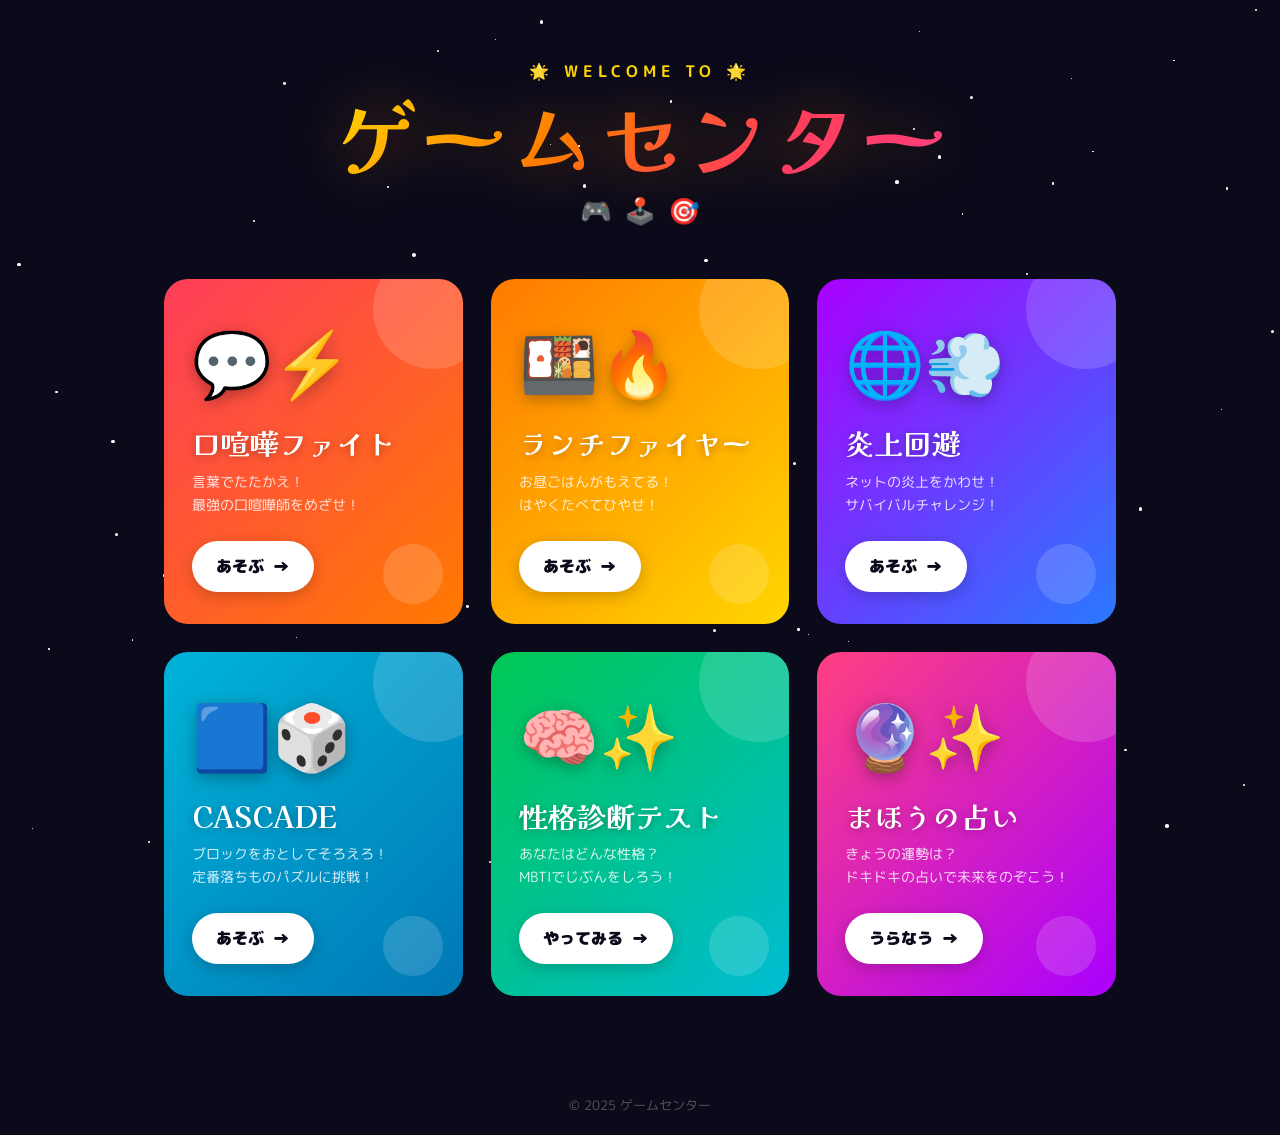
<file: index.html>
<!DOCTYPE html>
<html lang="ja">
<head>
  <meta charset="UTF-8">
  <meta name="viewport" content="width=device-width, initial-scale=1.0">
  <title>ゲームセンター🎮</title>
  <link href="https://fonts.googleapis.com/css2?family=Kaisei+Decol:wght@700&family=M+PLUS+Rounded+1c:wght@400;700;900&display=swap" rel="stylesheet">
  <style>
    :root {
      --red: #FF3D5A;
      --orange: #FF7A00;
      --yellow: #FFD600;
      --green: #00C853;
      --blue: #2979FF;
      --purple: #AA00FF;
      --pink: #FF4081;
    }

    * { margin: 0; padding: 0; box-sizing: border-box; }

    body {
      font-family: 'M PLUS Rounded 1c', sans-serif;
      background: #0a0a1a;
      min-height: 100vh;
      overflow-x: hidden;
      cursor: default;
    }

    /* 背景の星 */
    .stars {
      position: fixed;
      inset: 0;
      pointer-events: none;
      z-index: 0;
    }
    .star {
      position: absolute;
      border-radius: 50%;
      background: white;
      animation: twinkle var(--d) infinite ease-in-out alternate;
    }
    @keyframes twinkle {
      from { opacity: 0.1; transform: scale(0.8); }
      to   { opacity: 0.9; transform: scale(1.2); }
    }

    /* ヘッダー */
    header {
      position: relative;
      z-index: 10;
      text-align: center;
      padding: 60px 20px 30px;
    }

    .title-wrap {
      display: inline-block;
      position: relative;
    }

    .title-sub {
      font-size: 1rem;
      font-weight: 700;
      letter-spacing: 0.3em;
      color: var(--yellow);
      text-transform: uppercase;
      margin-bottom: 8px;
      animation: fadeDown 0.6s ease both;
    }

    h1 {
      font-family: 'Kaisei Decol', serif;
      font-size: clamp(2.8rem, 8vw, 5.5rem);
      line-height: 1;
      background: linear-gradient(135deg, var(--yellow) 0%, var(--orange) 40%, var(--red) 70%, var(--pink) 100%);
      -webkit-background-clip: text;
      -webkit-text-fill-color: transparent;
      background-clip: text;
      filter: drop-shadow(0 0 30px rgba(255, 122, 0, 0.5));
      animation: fadeDown 0.6s 0.1s ease both;
    }

    .title-deco {
      display: flex;
      align-items: center;
      justify-content: center;
      gap: 12px;
      margin-top: 12px;
      animation: fadeDown 0.6s 0.2s ease both;
    }
    .title-deco span {
      font-size: 1.6rem;
      animation: bounce 1.5s infinite ease-in-out;
    }
    .title-deco span:nth-child(2) { animation-delay: 0.2s; }
    .title-deco span:nth-child(3) { animation-delay: 0.4s; }

    @keyframes bounce {
      0%, 100% { transform: translateY(0); }
      50% { transform: translateY(-8px); }
    }
    @keyframes fadeDown {
      from { opacity: 0; transform: translateY(-20px); }
      to   { opacity: 1; transform: translateY(0); }
    }

    /* ゲームカード一覧 */
    .games-grid {
      position: relative;
      z-index: 10;
      display: grid;
      grid-template-columns: repeat(auto-fit, minmax(280px, 1fr));
      gap: 28px;
      max-width: 1000px;
      margin: 0 auto;
      padding: 20px 24px 80px;
    }

    .game-card {
      position: relative;
      border-radius: 24px;
      overflow: hidden;
      text-decoration: none;
      display: block;
      transform: translateY(40px);
      opacity: 0;
      animation: cardIn 0.6s ease forwards;
      transition: transform 0.2s ease, box-shadow 0.2s ease;
    }
    .game-card:nth-child(1) { animation-delay: 0.3s; }
    .game-card:nth-child(2) { animation-delay: 0.45s; }
    .game-card:nth-child(3) { animation-delay: 0.6s; }
    .game-card:nth-child(4) { animation-delay: 0.75s; }
    .game-card:nth-child(5) { animation-delay: 0.9s; }
    .game-card:nth-child(6) { animation-delay: 1.05s; }

    @keyframes cardIn {
      to { opacity: 1; transform: translateY(0); }
    }

    .game-card:hover {
      transform: translateY(-6px) scale(1.02);
      box-shadow: 0 20px 60px rgba(0,0,0,0.5);
    }
    .game-card:active {
      transform: scale(0.97);
    }

    .card-bg {
      position: absolute;
      inset: 0;
      z-index: 0;
      transition: opacity 0.3s;
    }
    .game-card:hover .card-bg {
      opacity: 0.85;
    }

    /* カード1: 口喧嘩ファイト */
    .card-1 .card-bg {
      background: linear-gradient(135deg, #FF3D5A 0%, #FF7A00 100%);
    }
    /* カード2: ランチファイヤー */
    .card-2 .card-bg {
      background: linear-gradient(135deg, #FF7A00 0%, #FFD600 100%);
    }
    /* カード3: 炎上回避 */
    .card-3 .card-bg {
      background: linear-gradient(135deg, #AA00FF 0%, #2979FF 100%);
    }
    /* カード4: CASCADE */
    .card-4 .card-bg {
      background: linear-gradient(135deg, #00B4D8 0%, #0077B6 100%);
    }
    /* カード5: 性格診断 */
    .card-5 .card-bg {
      background: linear-gradient(135deg, #00C853 0%, #00BCD4 100%);
    }
    /* カード6: 占い */
    .card-6 .card-bg {
      background: linear-gradient(135deg, #FF4081 0%, #AA00FF 100%);
    }

    .card-inner {
      position: relative;
      z-index: 1;
      padding: 36px 28px 32px;
    }

    .card-emoji {
      font-size: 4rem;
      display: block;
      margin-bottom: 16px;
      filter: drop-shadow(0 4px 8px rgba(0,0,0,0.3));
      transition: transform 0.3s ease;
    }
    .game-card:hover .card-emoji {
      transform: scale(1.15) rotate(-5deg);
    }

    .card-title {
      font-family: 'Kaisei Decol', serif;
      font-size: 1.8rem;
      color: white;
      text-shadow: 0 2px 8px rgba(0,0,0,0.3);
      margin-bottom: 10px;
      line-height: 1.2;
    }

    .card-desc {
      font-size: 0.9rem;
      color: rgba(255,255,255,0.85);
      line-height: 1.6;
      margin-bottom: 24px;
    }

    .play-btn {
      display: inline-flex;
      align-items: center;
      gap: 8px;
      background: white;
      color: #0a0a1a;
      font-family: 'M PLUS Rounded 1c', sans-serif;
      font-weight: 900;
      font-size: 1rem;
      padding: 12px 24px;
      border-radius: 50px;
      box-shadow: 0 4px 16px rgba(0,0,0,0.2);
      transition: transform 0.15s, box-shadow 0.15s;
    }
    .game-card:hover .play-btn {
      transform: scale(1.05);
      box-shadow: 0 6px 20px rgba(0,0,0,0.3);
    }
    .play-btn .arrow {
      font-size: 1.1rem;
      transition: transform 0.2s;
    }
    .game-card:hover .play-btn .arrow {
      transform: translateX(4px);
    }

    /* デコレーション図形 */
    .card-deco {
      position: absolute;
      border-radius: 50%;
      opacity: 0.15;
      pointer-events: none;
    }
    .deco-1 { width: 120px; height: 120px; background: white; top: -30px; right: -30px; }
    .deco-2 { width: 60px; height: 60px; background: white; bottom: 20px; right: 20px; }

    /* フッター */
    footer {
      position: relative;
      z-index: 10;
      text-align: center;
      padding: 20px;
      color: rgba(255,255,255,0.3);
      font-size: 0.8rem;
    }
  </style>
</head>
<body>

  <div class="stars" id="stars"></div>

  <header>
    <div class="title-wrap">
      <p class="title-sub">🌟 Welcome to 🌟</p>
      <h1>ゲームセンター</h1>
      <div class="title-deco">
        <span>🎮</span>
        <span>🕹️</span>
        <span>🎯</span>
      </div>
    </div>
  </header>

  <main class="games-grid">

    <a href="kuchikenkafight.html" class="game-card card-1">
      <div class="card-bg"></div>
      <div class="card-deco deco-1"></div>
      <div class="card-deco deco-2"></div>
      <div class="card-inner">
        <span class="card-emoji">💬⚡</span>
        <h2 class="card-title">口喧嘩ファイト</h2>
        <p class="card-desc">言葉でたたかえ！<br>最強の口喧嘩師をめざせ！</p>
        <div class="play-btn">あそぶ <span class="arrow">→</span></div>
      </div>
    </a>

    <a href="lunchfire.html" class="game-card card-2">
      <div class="card-bg"></div>
      <div class="card-deco deco-1"></div>
      <div class="card-deco deco-2"></div>
      <div class="card-inner">
        <span class="card-emoji">🍱🔥</span>
        <h2 class="card-title">ランチファイヤー</h2>
        <p class="card-desc">お昼ごはんがもえてる！<br>はやくたべてひやせ！</p>
        <div class="play-btn">あそぶ <span class="arrow">→</span></div>
      </div>
    </a>

    <a href="enjo-kaihi.html" class="game-card card-3">
      <div class="card-bg"></div>
      <div class="card-deco deco-1"></div>
      <div class="card-deco deco-2"></div>
      <div class="card-inner">
        <span class="card-emoji">🌐💨</span>
        <h2 class="card-title">炎上回避</h2>
        <p class="card-desc">ネットの炎上をかわせ！<br>サバイバルチャレンジ！</p>
        <div class="play-btn">あそぶ <span class="arrow">→</span></div>
      </div>
    </a>

    <a href="CASCADE.html" class="game-card card-4">
      <div class="card-bg"></div>
      <div class="card-deco deco-1"></div>
      <div class="card-deco deco-2"></div>
      <div class="card-inner">
        <span class="card-emoji">🟦🎲</span>
        <h2 class="card-title">CASCADE</h2>
        <p class="card-desc">ブロックをおとしてそろえろ！<br>定番落ちものパズルに挑戦！</p>
        <div class="play-btn">あそぶ <span class="arrow">→</span></div>
      </div>
    </a>

    <a href="mbti-diagnosis.html" class="game-card card-5">
      <div class="card-bg"></div>
      <div class="card-deco deco-1"></div>
      <div class="card-deco deco-2"></div>
      <div class="card-inner">
        <span class="card-emoji">🧠✨</span>
        <h2 class="card-title">性格診断テスト</h2>
        <p class="card-desc">あなたはどんな性格？<br>MBTIでじぶんをしろう！</p>
        <div class="play-btn">やってみる <span class="arrow">→</span></div>
      </div>
    </a>

    <a href="fortune/index.html" class="game-card card-6">
      <div class="card-bg"></div>
      <div class="card-deco deco-1"></div>
      <div class="card-deco deco-2"></div>
      <div class="card-inner">
        <span class="card-emoji">🔮✨</span>
        <h2 class="card-title">まほうの占い</h2>
        <p class="card-desc">きょうの運勢は？<br>ドキドキの占いで未来をのぞこう！</p>
        <div class="play-btn">うらなう <span class="arrow">→</span></div>
      </div>
    </a>

  </main>

  <footer>© 2025 ゲームセンター</footer>

  <script>
    // 星を生成
    const starsEl = document.getElementById('stars');
    for (let i = 0; i < 80; i++) {
      const s = document.createElement('div');
      s.className = 'star';
      const size = Math.random() * 3 + 1;
      s.style.cssText = `
        width: ${size}px;
        height: ${size}px;
        top: ${Math.random() * 100}%;
        left: ${Math.random() * 100}%;
        --d: ${Math.random() * 3 + 1.5}s;
        animation-delay: ${Math.random() * 3}s;
      `;
      starsEl.appendChild(s);
    }
  </script>
</body>
</html>
</file>
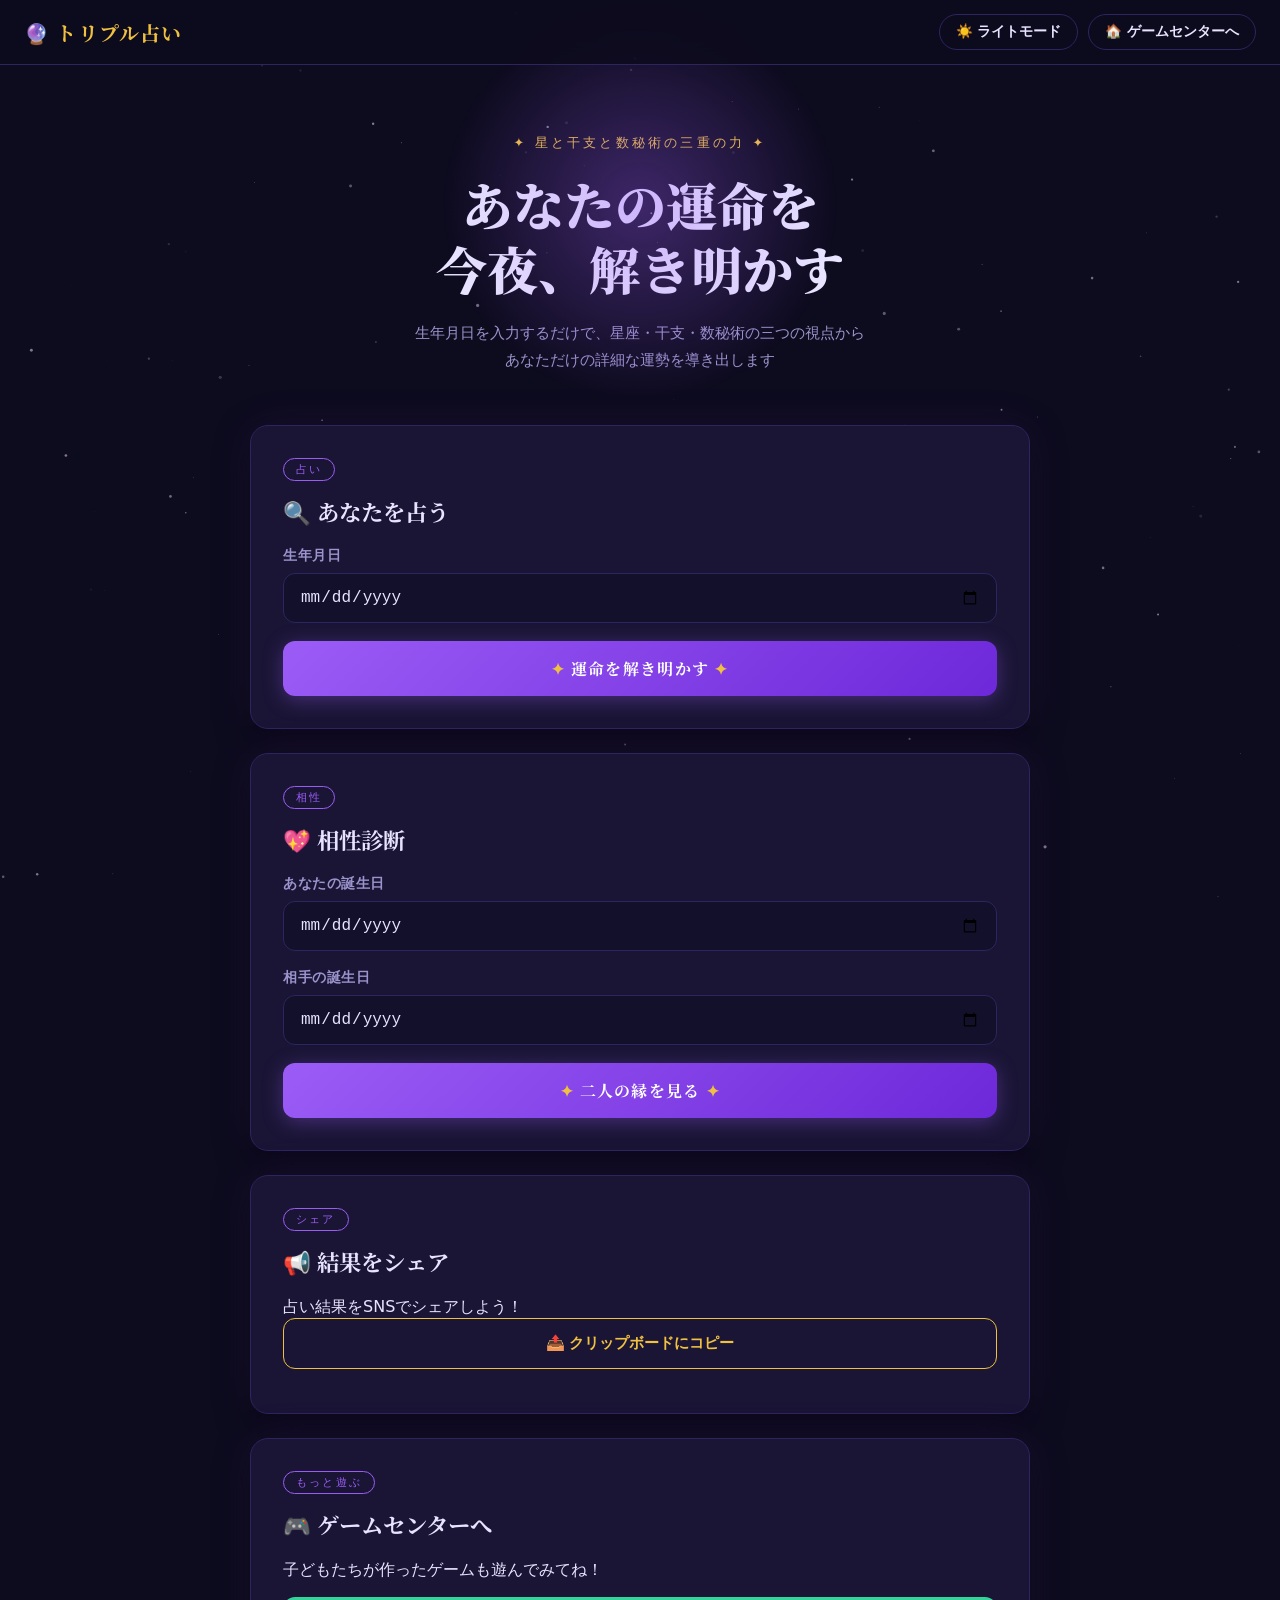
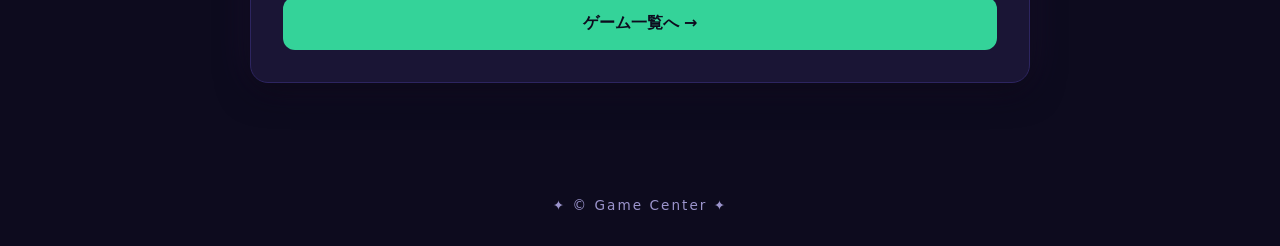
<file: fortune/index.html>
<!DOCTYPE html>
<html lang="ja">
<head>
<meta charset="UTF-8">
<meta name="viewport" content="width=device-width, initial-scale=1.0">
<title>🔮 トリプル占い | ゲームセンター</title>
<meta name="description" content="星座・干支・数秘術を組み合わせたオリジナル占い">
<meta name="theme-color" content="#0D0B1E">
<link rel="preconnect" href="https://fonts.googleapis.com">
<link href="https://fonts.googleapis.com/css2?family=Noto+Serif+JP:wght@400;700;900&display=swap" rel="stylesheet">
<link rel="stylesheet" href="style.css">
</head>
<body>

<canvas id="starCanvas"></canvas>

<header class="header">
  <div class="logo">🔮 トリプル占い</div>
  <div class="header-buttons">
    <button id="themeToggle">☀️ ライトモード</button>
    <a class="home-button" href="../index.html">🏠 ゲームセンターへ</a>
  </div>
</header>

<main class="container">

  <section class="hero">
    <div class="hero-orb"></div>
    <p class="hero-eyebrow">✦ 星と干支と数秘術の三重の力 ✦</p>
    <h1>あなたの運命を<br>今夜、解き明かす</h1>
    <p class="hero-sub">生年月日を入力するだけで、星座・干支・数秘術の三つの視点から<br>あなただけの詳細な運勢を導き出します</p>
  </section>

  <section class="card" id="mainCard">
    <div class="card-label">占い</div>
    <h2>🔍 あなたを占う</h2>
    <label for="birthday">生年月日</label>
    <input type="date" id="birthday">
    <button class="primary-button" onclick="diagnose()">
      <span class="btn-star">✦</span> 運命を解き明かす <span class="btn-star">✦</span>
    </button>
  </section>

  <div id="result"></div>

  <section class="card compatibility-card">
    <div class="card-label">相性</div>
    <h2>💖 相性診断</h2>
    <label>あなたの誕生日</label>
    <input type="date" id="you">
    <label>相手の誕生日</label>
    <input type="date" id="partner">
    <button class="primary-button" onclick="compatibility()">
      <span class="btn-star">✦</span> 二人の縁を見る <span class="btn-star">✦</span>
    </button>
    <div id="compatibilityResult"></div>
  </section>

  <section class="card share-card">
    <div class="card-label">シェア</div>
    <h2>📢 結果をシェア</h2>
    <p>占い結果をSNSでシェアしよう！</p>
    <button class="share-button" onclick="shareResult()">📤 クリップボードにコピー</button>
    <div id="shareMessage"></div>
  </section>

  <section class="card info-card">
    <div class="card-label">もっと遊ぶ</div>
    <h2>🎮 ゲームセンターへ</h2>
    <p>子どもたちが作ったゲームも遊んでみてね！</p>
    <a class="big-link" href="../index.html">ゲーム一覧へ →</a>
  </section>

</main>

<footer>
  <p>✦ © Game Center ✦</p>
</footer>

<script src="data.js"></script>
<script src="app.js"></script>
</body>
</html>
</file>
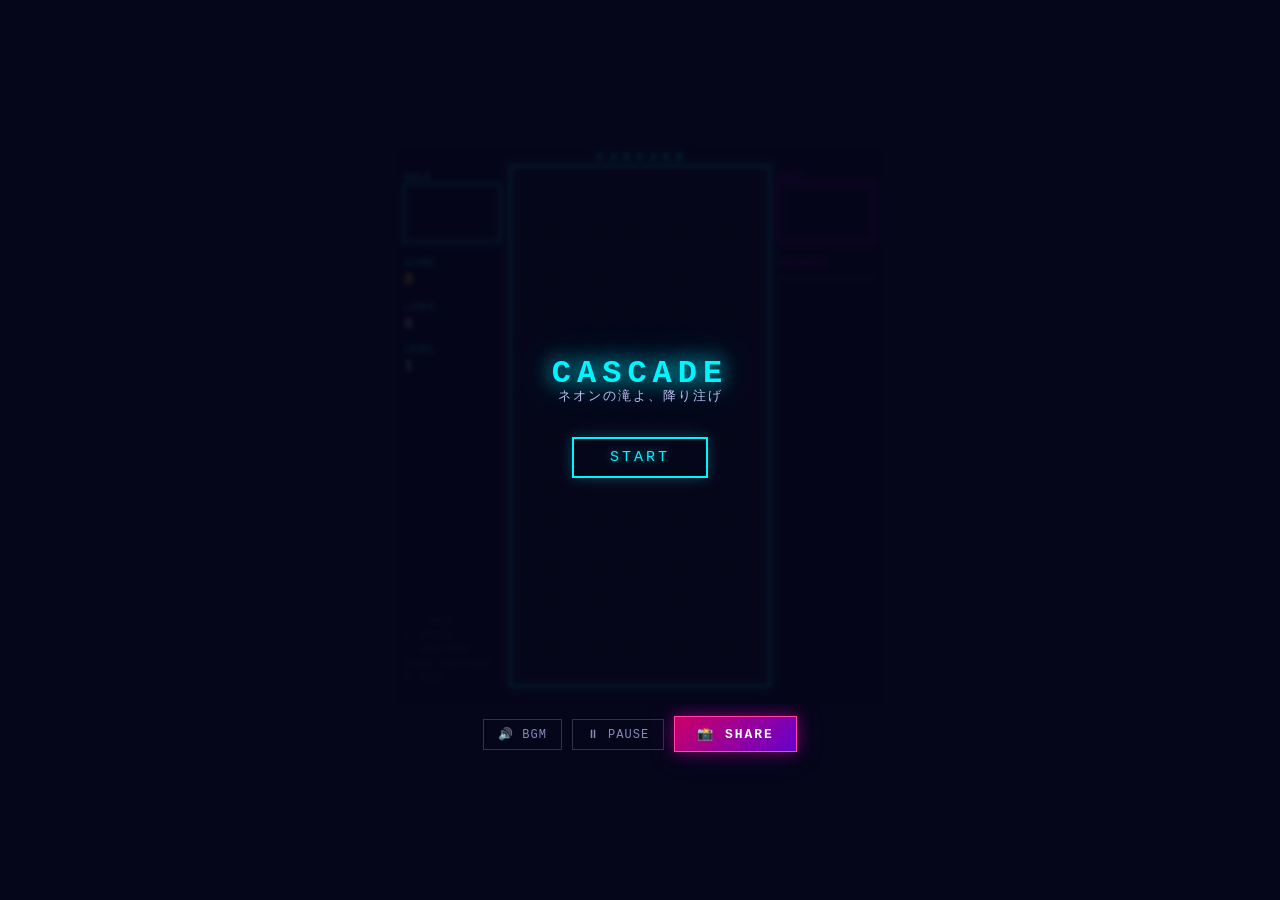
<file: CASCADE.html>
<!DOCTYPE html>
<html lang="ja">
<head>
<meta charset="UTF-8">
<meta name="viewport" content="width=device-width, initial-scale=1.0">
<title>CASCADE</title>
<style>
* { margin:0; padding:0; box-sizing:border-box; }
body {
  background: #06061a;
  display: flex;
  flex-direction: column;
  align-items: center;
  justify-content: center;
  min-height: 100vh;
  font-family: 'Courier New', Courier, monospace;
  overflow: hidden;
  user-select: none;
}
#wrapper {
  position: relative;
  line-height: 0;
}
canvas {
  display: block;
  image-rendering: pixelated;
}
#overlay {
  position: absolute;
  inset: 0;
  display: none;
  flex-direction: column;
  align-items: center;
  justify-content: center;
  background: rgba(6,6,26,0.88);
  backdrop-filter: blur(2px);
  z-index: 10;
}
#overlay.visible { display: flex; }
.o-title {
  font-size: 32px;
  font-weight: bold;
  color: #00f5ff;
  letter-spacing: 6px;
  text-shadow: 0 0 20px #00f5ff, 0 0 40px #00f5ff88;
  margin-bottom: 12px;
}
.o-sub {
  font-size: 13px;
  color: #c0c0f0;
  letter-spacing: 2px;
  margin-bottom: 28px;
  min-height: 20px;
  text-align: center;
  line-height: 1.7;
}
.o-btn {
  background: transparent;
  border: 2px solid #00f5ff;
  color: #00f5ff;
  padding: 10px 36px;
  font-family: 'Courier New', monospace;
  font-size: 15px;
  letter-spacing: 3px;
  cursor: pointer;
  transition: all 0.2s;
  text-shadow: 0 0 8px #00f5ff88;
  box-shadow: 0 0 12px #00f5ff44;
}
.o-btn:hover {
  background: #00f5ff22;
  box-shadow: 0 0 24px #00f5ffaa;
}
#btns {
  display: flex;
  gap: 10px;
  margin-top: 12px;
  align-items: center;
}
.ui-btn {
  background: transparent;
  border: 1px solid #334;
  color: #8888bb;
  padding: 7px 14px;
  font-family: 'Courier New', monospace;
  font-size: 12px;
  letter-spacing: 1px;
  cursor: pointer;
  transition: all 0.2s;
}
.ui-btn:hover {
  border-color: #00f5ff;
  color: #00f5ff;
  box-shadow: 0 0 8px #00f5ff44;
}
.ui-btn.active {
  border-color: #00f5ff;
  color: #00f5ff;
}
#btnShare {
  background: linear-gradient(135deg, #cc0066, #6600cc);
  border: 1px solid #ff44aa;
  color: #fff;
  padding: 9px 22px;
  font-family: 'Courier New', monospace;
  font-size: 13px;
  font-weight: bold;
  letter-spacing: 2px;
  cursor: pointer;
  box-shadow: 0 0 14px #cc006688, 0 0 28px #6600cc55;
  animation: sharePulse 2.4s ease-in-out infinite;
  transition: all 0.2s;
}
#btnShare:hover {
  background: linear-gradient(135deg, #ff0088, #8800ff);
  box-shadow: 0 0 22px #ff0088bb, 0 0 44px #8800ffaa;
  transform: scale(1.05);
}
@keyframes sharePulse {
  0%,100% { box-shadow: 0 0 14px #cc006688, 0 0 28px #6600cc55; }
  50%      { box-shadow: 0 0 22px #ff0088cc, 0 0 42px #8800ffaa; }
}
</style>
</head>
<body>

<div id="wrapper">
  <canvas id="cv"></canvas>
  <div id="overlay" class="visible">
    <div class="o-title">CASCADE</div>
    <div class="o-sub" id="oSub">ネオンの滝よ、降り注げ</div>
    <button class="o-btn" id="oBtn">START</button>
  </div>
</div>
<div id="btns">
  <button class="ui-btn" id="btnMute">🔊 BGM</button>
  <button class="ui-btn" id="btnPause">⏸ PAUSE</button>
  <button class="ui-btn" id="btnShare">📸 SHARE</button>
</div>

<script>
// ─── CONSTANTS ───────────────────────────────────────────────
const COLS = 10, ROWS = 20, B = 26;
const LW = 112, RW = 112;
const BW = COLS * B, BH = ROWS * B;
const PY = 18, PX = LW;
const CW = LW + BW + RW, CH = BH + PY * 2;

// Piece definitions [shapes array, color]
const PDEFS = [
  { s: [[[1,1,1,1]],[[1],[1],[1],[1]]], c:'#00f5ff', n:'I' },
  { s: [[[1,1],[1,1]]], c:'#ffdd00', n:'O' },
  { s: [[[0,1,0],[1,1,1]],[[1,0],[1,1],[1,0]],[[1,1,1],[0,1,0]],[[0,1],[1,1],[0,1]]], c:'#bf00ff', n:'T' },
  { s: [[[0,1,1],[1,1,0]],[[1,0],[1,1],[0,1]]], c:'#00ff66', n:'S' },
  { s: [[[1,1,0],[0,1,1]],[[0,1],[1,1],[1,0]]], c:'#ff0055', n:'Z' },
  { s: [[[1,0,0],[1,1,1]],[[1,1],[1,0],[1,0]],[[1,1,1],[0,0,1]],[[0,1],[0,1],[1,1]]], c:'#4488ff', n:'J' },
  { s: [[[0,0,1],[1,1,1]],[[1,0],[1,0],[1,1]],[[1,1,1],[1,0,0]],[[1,1],[0,1],[0,1]]], c:'#ff8800', n:'L' },
];

const LINE_PTS = [0,100,300,500,800];
const DROP_MS  = [800,720,640,560,480,400,320,240,160,100];

// ─── CANVAS ──────────────────────────────────────────────────
const cv = document.getElementById('cv');
const cx = cv.getContext('2d');
cv.width = CW; cv.height = CH;

// ─── STATE ───────────────────────────────────────────────────
let board, cur, nxt, hold, score, lines, level;
let gameOver, paused, started, holdUsed;
let dropT, lockT, lastT, animLines;
let muted = false;

function newPiece(typeIdx) {
  const p = PDEFS[typeIdx];
  const sh = p.s[0];
  return {
    ti: typeIdx,
    ri: 0,
    sh,
    c: p.c,
    x: Math.floor(COLS/2) - Math.floor(sh[0].length/2),
    y: 0,
  };
}
function randPiece() { return newPiece(Math.floor(Math.random()*7)); }

function init() {
  board = Array.from({length:ROWS}, ()=>new Array(COLS).fill(0));
  score = 0; lines = 0; level = 1;
  gameOver = false; paused = false; holdUsed = false;
  hold = null; dropT = 0; lockT = 0; lastT = 0; animLines = [];
  nxt = randPiece();
  spawn();
}

function spawn() {
  cur = nxt;
  cur.x = Math.floor(COLS/2) - Math.floor(cur.sh[0].length/2);
  cur.y = 0; cur.ri = 0; cur.sh = PDEFS[cur.ti].s[0];
  holdUsed = false;
  nxt = randPiece();
  if (hits(cur,0,0)) {
    gameOver = true;
    sfxGameOver();
    stopBGM();
    setTimeout(()=>{
      showOverlay('GAME OVER',
        `SCORE: ${score}\nLINES: ${lines}  LEVEL: ${level}`,
        'RETRY');
    }, 600);
  }
}

// ─── COLLISION ───────────────────────────────────────────────
function hits(p, dx, dy, sh) {
  const s = sh || p.sh;
  for (let r=0;r<s.length;r++)
    for (let c=0;c<s[r].length;c++) {
      if (!s[r][c]) continue;
      const nx=p.x+c+dx, ny=p.y+r+dy;
      if (nx<0||nx>=COLS||ny>=ROWS) return true;
      if (ny>=0 && board[ny][nx]) return true;
    }
  return false;
}

// ─── ACTIONS ─────────────────────────────────────────────────
function move(dx) {
  if (hits(cur,dx,0)) return false;
  cur.x+=dx; lockT=0; sfxMove(); return true;
}

function rotate(dir=1) {
  const p = PDEFS[cur.ti];
  const nr = (cur.ri+dir+p.s.length)%p.s.length;
  const ns = p.s[nr];
  const kicks = [0,1,-1,2,-2];
  for (const k of kicks) {
    if (!hits(cur,k,0,ns)) {
      cur.ri=nr; cur.sh=ns; cur.x+=k; lockT=0; sfxRotate(); return;
    }
  }
}

function softDrop() {
  if (!hits(cur,0,1)) { cur.y++; score+=1; dropT=0; }
  else lock();
}

function hardDrop() {
  let d=0;
  while (!hits(cur,0,1)) { cur.y++; d++; }
  score+=d*2; sfxHardDrop(); lock();
}

function doHold() {
  if (holdUsed) return;
  holdUsed = true;
  const ti = cur.ti;
  if (hold!==null) {
    const prev = hold;
    hold = ti;
    cur = newPiece(prev);
    cur.x = Math.floor(COLS/2)-Math.floor(cur.sh[0].length/2);
    cur.y = 0;
  } else {
    hold = ti;
    spawn();
  }
  sfxMove();
}

function lock() {
  for (let r=0;r<cur.sh.length;r++)
    for (let c=0;c<cur.sh[r].length;c++) {
      if (!cur.sh[r][c]) continue;
      const ny=cur.y+r, nx=cur.x+c;
      if (ny<0) { gameOver=true; return; }
      board[ny][nx]=cur.c;
    }
  clearLines();
  spawn();
}

function clearLines() {
  const full=[];
  for (let r=0;r<ROWS;r++) if (board[r].every(v=>v)) full.push(r);
  if (!full.length) return;
  animLines = full.map(r=>({row:r,t:1}));
  sfxClear(full.length);
  setTimeout(()=>{
    for (const r of full.slice().sort((a,b)=>b-a)) {
      board.splice(r,1); board.unshift(new Array(COLS).fill(0));
    }
    animLines=[];
    lines+=full.length;
    score+=LINE_PTS[full.length]*level;
    level=Math.min(10,Math.floor(lines/10)+1);
  }, 220);
}

function ghostY() {
  let gy=cur.y;
  while(!hits(cur,0,gy-cur.y+1)) gy++;
  return gy;
}

// ─── DRAW ────────────────────────────────────────────────────
function blk(x,y,col,alpha=1) {
  const bx=PX+x*B, by=PY+y*B;
  cx.save();
  cx.globalAlpha=alpha;
  cx.fillStyle=col;
  cx.shadowColor=col; cx.shadowBlur=8;
  cx.fillRect(bx+1,by+1,B-2,B-2);
  cx.shadowBlur=0;
  cx.fillStyle='rgba(255,255,255,0.22)';
  cx.fillRect(bx+1,by+1,B-2,4);
  cx.fillRect(bx+1,by+1,4,B-2);
  cx.fillStyle='rgba(0,0,0,0.25)';
  cx.fillRect(bx+1,by+B-5,B-2,4);
  cx.fillRect(bx+B-5,by+1,4,B-2);
  cx.restore();
}

function mBlk(bx,by,col,sz) {
  cx.save();
  cx.fillStyle=col; cx.shadowColor=col; cx.shadowBlur=6;
  cx.fillRect(bx+1,by+1,sz-2,sz-2);
  cx.shadowBlur=0;
  cx.fillStyle='rgba(255,255,255,0.2)';
  cx.fillRect(bx+1,by+1,sz-2,3);
  cx.restore();
}

function miniPiece(typeIdx, cx2, cy2, sz=13) {
  if (typeIdx===null||typeIdx===undefined) return;
  const p=PDEFS[typeIdx], sh=p.s[0];
  const rows=sh.length, cols=sh[0].length;
  const ox=cx2-(cols*sz)/2, oy=cy2-(rows*sz)/2;
  for(let r=0;r<rows;r++) for(let c=0;c<cols;c++)
    if(sh[r][c]) mBlk(ox+c*sz, oy+r*sz, p.c, sz);
}

function label(txt,x,y,col='#6666aa',size=10) {
  cx.save(); cx.font=`${size}px 'Courier New'`;
  cx.fillStyle=col; cx.textAlign='left'; cx.fillText(txt,x,y);
  cx.restore();
}
function val(txt,x,y,col='#ffffff',size=15) {
  cx.save(); cx.font=`bold ${size}px 'Courier New'`;
  cx.fillStyle=col; cx.textAlign='left'; cx.fillText(txt,x,y);
  cx.restore();
}
function glowBox(x,y,w,h,col) {
  cx.save(); cx.strokeStyle=col; cx.lineWidth=1;
  cx.shadowColor=col; cx.shadowBlur=6;
  cx.strokeRect(x,y,w,h); cx.restore();
}

function render() {
  // BG
  cx.fillStyle='#06061a'; cx.fillRect(0,0,CW,CH);

  // Title bar
  cx.save();
  cx.font="bold 11px 'Courier New'";
  cx.fillStyle='#00f5ff'; cx.shadowColor='#00f5ff'; cx.shadowBlur=12;
  cx.textAlign='center';
  cx.fillText('C A S C A D E', CW/2, 12);
  cx.restore();

  // Board bg + grid
  cx.fillStyle='#09091f'; cx.fillRect(PX,PY,BW,BH);
  cx.strokeStyle='#111133'; cx.lineWidth=0.5;
  for(let c=0;c<=COLS;c++){cx.beginPath();cx.moveTo(PX+c*B,PY);cx.lineTo(PX+c*B,PY+BH);cx.stroke();}
  for(let r=0;r<=ROWS;r++){cx.beginPath();cx.moveTo(PX,PY+r*B);cx.lineTo(PX+BW,PY+r*B);cx.stroke();}

  // Board cells
  for(let r=0;r<ROWS;r++) for(let c=0;c<COLS;c++) if(board[r][c]) blk(c,r,board[r][c]);

  // Line clear flash
  for(const a of animLines) {
    cx.save(); cx.globalAlpha=a.t;
    cx.fillStyle='#fff'; cx.shadowColor='#fff'; cx.shadowBlur=18;
    cx.fillRect(PX,PY+a.row*B,BW,B);
    cx.restore();
  }

  if(started && !gameOver && cur) {
    // Ghost
    const gy=ghostY();
    if(gy>cur.y) {
      for(let r=0;r<cur.sh.length;r++) for(let c=0;c<cur.sh[r].length;c++) {
        if(!cur.sh[r][c]) continue;
        const nx=cur.x+c, ny=gy+r;
        if(ny<0||ny>=ROWS) continue;
        cx.save(); cx.globalAlpha=0.22;
        cx.strokeStyle=cur.c; cx.lineWidth=1.5;
        cx.shadowColor=cur.c; cx.shadowBlur=4;
        cx.strokeRect(PX+nx*B+2,PY+ny*B+2,B-4,B-4);
        cx.restore();
      }
    }
    // Current piece
    for(let r=0;r<cur.sh.length;r++) for(let c=0;c<cur.sh[r].length;c++)
      if(cur.sh[r][c]) blk(cur.x+c,cur.y+r,cur.c);
  }

  // Board border
  cx.save(); cx.strokeStyle='#00f5ff'; cx.lineWidth=1.5;
  cx.shadowColor='#00f5ff'; cx.shadowBlur=10;
  cx.strokeRect(PX,PY,BW,BH); cx.restore();

  // ─ LEFT PANEL ─
  const lx=6;
  label('HOLD', lx, PY+14, '#00f5ff', 11);
  const holdCol = holdUsed ? '#222244' : '#00f5ff';
  glowBox(lx,PY+18,96,58,holdCol);
  if(hold!==null) miniPiece(hold, lx+48, PY+47);

  const sy=PY+100;
  label('SCORE',lx,sy,'#00f5ff',10);
  val(score.toString(),lx,sy+18,'#ffdd00',16);
  label('LINES',lx,sy+44,'#00f5ff',10);
  val(lines.toString(),lx,sy+62,'#e0e0ff',15);
  label('LEVEL',lx,sy+86,'#00f5ff',10);
  val(level.toString(),lx,sy+104,'#e0e0ff',15);

  // Controls hint
  const hints=[['← →','MOVE'],['↑','ROTATE'],['↓','SOFT DROP'],['SPACE','HARD DROP'],['C','HOLD']];
  cx.save(); cx.font="9px 'Courier New'"; cx.fillStyle='#333366';
  hints.forEach(([k,v],i)=>{
    cx.fillText(`${k}  ${v}`, lx, CH-80+i*14);
  });
  cx.restore();

  // ─ RIGHT PANEL ─
  const rx=PX+BW+8;
  label('NEXT',rx,PY+14,'#bf00ff',11);
  glowBox(rx,PY+18,96,58,'#bf00ff');
  if(nxt) miniPiece(nxt.ti, rx+48, PY+47);

  // Level progress bar
  const progY=PY+100;
  label('PROGRESS',rx,progY,'#bf00ff',10);
  const prog=(lines%10)/10;
  cx.save();
  cx.fillStyle='#111133'; cx.fillRect(rx,progY+8,96,8);
  const grad=cx.createLinearGradient(rx,0,rx+96,0);
  grad.addColorStop(0,'#bf00ff'); grad.addColorStop(1,'#00f5ff');
  cx.fillStyle=grad; cx.shadowColor='#bf00ff'; cx.shadowBlur=8;
  cx.fillRect(rx,progY+8,96*prog,8);
  cx.restore();

  // Paused indicator
  if(paused) {
    cx.save();
    cx.fillStyle='rgba(6,6,26,0.7)'; cx.fillRect(PX,PY,BW,BH);
    cx.font="bold 20px 'Courier New'"; cx.fillStyle='#00f5ff';
    cx.shadowColor='#00f5ff'; cx.shadowBlur=16;
    cx.textAlign='center'; cx.fillText('PAUSED', PX+BW/2, PY+BH/2);
    cx.restore();
  }
}

// ─── GAME LOOP ───────────────────────────────────────────────
let raf;
function loop(ts) {
  raf = requestAnimationFrame(loop);

  if(!started||gameOver||paused) { render(); return; }
  if(!lastT) lastT=ts;
  const dt=Math.min(ts-lastT,100); lastT=ts;

  animLines.forEach(a=>{ a.t=Math.max(0,a.t-dt/220); });

  const spd=DROP_MS[Math.min(level-1,9)];
  dropT+=dt;
  if(dropT>=spd) {
    dropT-=spd;
    if(!hits(cur,0,1)) { cur.y++; lockT=0; }
  }
  if(hits(cur,0,1)) {
    lockT+=dt;
    if(lockT>=500) { lockT=0; lock(); }
  } else lockT=0;

  render();
}
requestAnimationFrame(loop);

// ─── INPUT ───────────────────────────────────────────────────
let keyHeld={}, repId;

document.addEventListener('keydown', e=>{
  if(['ArrowLeft','ArrowRight','ArrowDown','Space','ArrowUp'].includes(e.code)) e.preventDefault();
  if(!started||gameOver) return;
  if(e.code==='Escape'||e.code==='KeyP'){ togglePause(); return; }
  if(paused) return;

  switch(e.code){
    case 'ArrowLeft':  if(!keyHeld[e.code]){move(-1);} break;
    case 'ArrowRight': if(!keyHeld[e.code]){move(1);}  break;
    case 'ArrowUp': case 'KeyX': rotate(1); break;
    case 'KeyZ': rotate(-1); break;
    case 'ArrowDown': softDrop(); break;
    case 'Space': hardDrop(); break;
    case 'KeyC': case 'ShiftLeft': case 'ShiftRight': doHold(); break;
  }
  keyHeld[e.code]=true;
});
document.addEventListener('keyup', e=>{
  keyHeld[e.code]=false;
  if(e.code==='ArrowLeft'||e.code==='ArrowRight') clearInterval(repId);
});
// Auto-repeat for left/right
document.addEventListener('keydown', e=>{
  if(e.code!=='ArrowLeft'&&e.code!=='ArrowRight') return;
  clearInterval(repId);
  const dx=e.code==='ArrowLeft'?-1:1;
  repId=setInterval(()=>{ if(started&&!gameOver&&!paused) move(dx); },90);
});

// Touch controls
let touchX0, touchY0;
cv.addEventListener('touchstart', e=>{ touchX0=e.touches[0].clientX; touchY0=e.touches[0].clientY; e.preventDefault(); },{passive:false});
cv.addEventListener('touchend', e=>{
  if(!started||gameOver||paused) return;
  const dx=e.changedTouches[0].clientX-touchX0;
  const dy=e.changedTouches[0].clientY-touchY0;
  if(Math.abs(dx)>Math.abs(dy)) {
    if(Math.abs(dx)>20) move(dx>0?1:-1);
  } else {
    if(dy>30) hardDrop();
    else if(Math.abs(dy)<15) rotate(1);
  }
  e.preventDefault();
},{passive:false});

// ─── OVERLAY ─────────────────────────────────────────────────
function showOverlay(title,sub,btn) {
  document.getElementById('oSub').textContent=sub;
  document.getElementById('oBtn').textContent=btn;
  document.querySelector('.o-title').textContent=title;
  document.getElementById('overlay').classList.add('visible');
}
function hideOverlay() { document.getElementById('overlay').classList.remove('visible'); }

document.getElementById('oBtn').addEventListener('click', ()=>{
  hideOverlay(); init(); started=true; lastT=0; startBGM();
});

// ─── BUTTONS ─────────────────────────────────────────────────
document.getElementById('btnMute').addEventListener('click', ()=>{
  muted=!muted;
  document.getElementById('btnMute').textContent=muted?'🔇 BGM':'🔊 BGM';
  document.getElementById('btnMute').classList.toggle('active',!muted);
  if(muted) stopBGM(); else if(started&&!gameOver) startBGM();
});
document.getElementById('btnPause').addEventListener('click', togglePause);
document.getElementById('btnShare').addEventListener('click', shareShot);

function togglePause() {
  if(!started||gameOver) return;
  paused=!paused;
  document.getElementById('btnPause').textContent=paused?'▶ RESUME':'⏸ PAUSE';
  if(!paused) lastT=0;
}

// ─── SCREENSHOT / SHARE ──────────────────────────────────────
function shareShot() {
  const sc=document.createElement('canvas');
  sc.width=CW+24; sc.height=CH+60;
  const sx=sc.getContext('2d');

  // Frame
  sx.fillStyle='#06061a'; sx.fillRect(0,0,sc.width,sc.height);

  // Draw game
  render();
  sx.drawImage(cv,12,6);

  // Bottom bar
  sx.fillStyle='#0b0b22';
  sx.fillRect(0,CH+6,sc.width,54);

  sx.font="bold 12px 'Courier New'";
  sx.fillStyle='#00f5ff'; sx.textAlign='center';
  sx.shadowColor='#00f5ff'; sx.shadowBlur=8;
  sx.fillText('C A S C A D E', sc.width/2, CH+26);

  sx.shadowBlur=0; sx.font="11px 'Courier New'";
  sx.fillStyle='#ffdd00';
  sx.fillText(`SCORE: ${score}   LINES: ${lines}   LEVEL: ${level}`, sc.width/2, CH+46);

  sx.strokeStyle='#00f5ff44'; sx.lineWidth=1;
  sx.strokeRect(1,1,sc.width-2,sc.height-2);

  sc.toBlob(blob=>{
    const file=new File([blob],'cascade-score.png',{type:'image/png'});
    if(navigator.share&&navigator.canShare&&navigator.canShare({files:[file]})) {
      navigator.share({
        title:'CASCADE',
        text:`スコア ${score} | ライン ${lines} | レベル ${level}`,
        files:[file]
      }).catch(()=>{});
    } else {
      const a=document.createElement('a');
      a.href=URL.createObjectURL(blob);
      a.download='cascade-score.png'; a.click();
    }
  });
}

// ─── AUDIO ───────────────────────────────────────────────────
let AC;
function ac() {
  if(!AC) AC=new(window.AudioContext||window.webkitAudioContext)();
  if(AC.state==='suspended') AC.resume();
  return AC;
}

function beep(freq,dur,type='square',vol=0.06,t0) {
  if(muted) return;
  const a=ac(); t0=t0||a.currentTime;
  const o=a.createOscillator(), g=a.createGain();
  o.connect(g); g.connect(a.destination);
  o.type=type; o.frequency.value=freq;
  g.gain.setValueAtTime(vol,t0);
  g.gain.exponentialRampToValueAtTime(0.001,t0+dur);
  o.start(t0); o.stop(t0+dur+0.01);
}

function sfxMove()    { beep(200,0.04,'square',0.04); }
function sfxRotate()  { beep(280,0.06,'square',0.05); beep(350,0.06,'square',0.03,ac().currentTime+0.03); }
function sfxHardDrop(){ beep(600,0.02,'sawtooth',0.08); beep(200,0.1,'sawtooth',0.08,ac().currentTime+0.02); }
function sfxClear(n) {
  const a=ac();
  const seq=n===4?[523,659,784,1047,1319]:[523,659,784];
  seq.forEach((f,i)=>beep(f,0.18,'square',0.1,a.currentTime+i*0.06));
}
function sfxGameOver() {
  const a=ac();
  [440,392,349,330,294,262,220].forEach((f,i)=>beep(f,0.22,'sawtooth',0.1,a.currentTime+i*0.1));
}

// ─── BGM (chiptune sequencer) ────────────────────────────────
// Note frequencies
const N={
  C3:130.81,D3:146.83,E3:164.81,F3:174.61,G3:196,A3:220,B3:246.94,
  C4:261.63,D4:293.66,E4:329.63,F4:349.23,G4:392,A4:440,B4:493.88,
  C5:523.25,D5:587.33,E5:659.25,F5:698.46,G5:783.99,A5:880,B5:987.77,
  _:0
};

const T=60/150/2; // 8th note at 150bpm

// Melody: [freq, 8th-note-count]
const MEL=[
  [N.E5,2],[N.B4,1],[N.C5,1],[N.D5,2],[N.C5,1],[N.B4,1],
  [N.A4,2],[N.A4,1],[N.C5,1],[N.E5,2],[N.D5,1],[N.C5,1],
  [N.B4,3],[N.C5,1],[N.D5,2],[N.E5,2],
  [N.C5,2],[N.A4,2],[N.A4,4],
  [N._,1],[N.D5,1],[N.F5,2],[N.A5,2],[N.G5,1],[N.F5,1],
  [N.E5,3],[N.C5,1],[N.E5,2],[N.D5,1],[N.C5,1],
  [N.B4,2],[N.B4,1],[N.C5,1],[N.D5,2],[N.E5,2],
  [N.C5,2],[N.A4,2],[N.A4,2],[N._,2],
];

const BASS=[
  [N.A3,4],[N.E4,4],
  [N.A3,4],[N.E4,4],
  [N.G3,4],[N.E4,4],
  [N.A3,4],[N.A3,4],
  [N.D4,4],[N.A3,4],
  [N.E4,4],[N.E4,4],
  [N.A3,4],[N.E4,4],
  [N.A3,4],[N.A3,4],
];

let bgmRunning=false, bgmTimer=null;

function scheduleSeq(seq, t0, type, vol) {
  const a=ac(); let t=t0;
  for(const [f,d] of seq) {
    const dur=T*d;
    if(f>0) {
      const o=a.createOscillator(), g=a.createGain();
      o.connect(g); g.connect(a.destination);
      o.type=type; o.frequency.value=f;
      g.gain.setValueAtTime(vol,t);
      g.gain.exponentialRampToValueAtTime(vol*0.15,t+dur*0.85);
      g.gain.setValueAtTime(0.0001,t+dur-0.01);
      o.start(t); o.stop(t+dur);
    }
    t+=dur;
  }
  return t;
}

function playLoop() {
  if(!bgmRunning||muted) return;
  const a=ac();
  const t0=a.currentTime+0.05;
  const endMel=scheduleSeq(MEL,t0,'square',0.055);
  scheduleSeq([...BASS,...BASS],t0,'triangle',0.04);
  const ms=(endMel-a.currentTime-0.1)*1000;
  bgmTimer=setTimeout(playLoop, Math.max(ms,0));
}

function startBGM() {
  if(muted||bgmRunning) return;
  bgmRunning=true; playLoop();
}
function stopBGM() {
  bgmRunning=false; clearTimeout(bgmTimer);
}

// ─── START ───────────────────────────────────────────────────
started=false; gameOver=false; paused=false;
board=Array.from({length:ROWS},()=>new Array(COLS).fill(0));
score=0; lines=0; level=1; cur=null; nxt=null; hold=null; animLines=[];
</script>
</body>
</html>
</file>
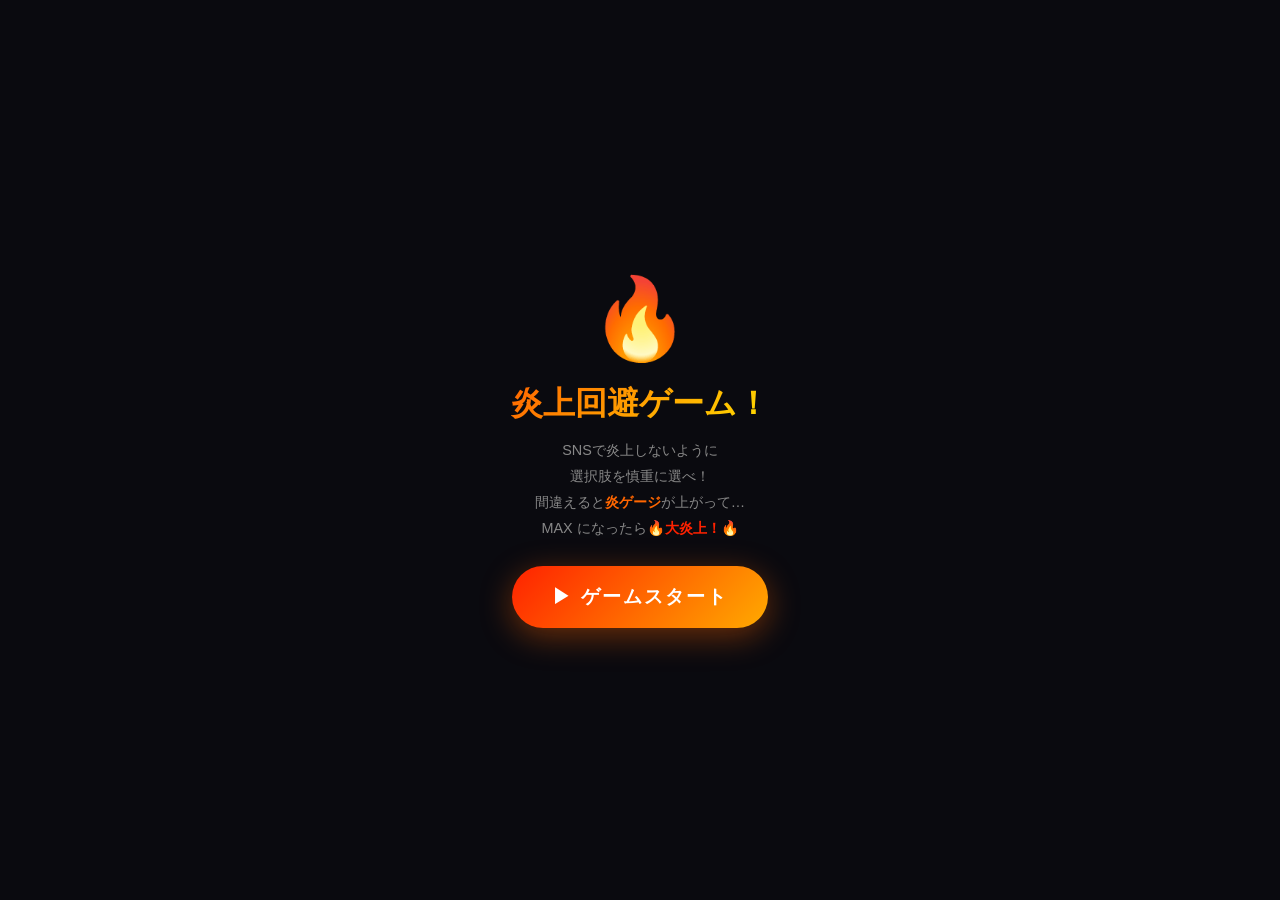
<file: enjo-kaihi.html>
<!DOCTYPE html>

<html lang="ja">
<head>
<meta charset="UTF-8">
<meta name="viewport" content="width=device-width, initial-scale=1.0">
<title>🔥 炎上回避ゲーム</title>
<style>
  @import url('https://fonts.googleapis.com/css2?family=Zen+Maru+Gothic:wght@400;700;900&family=M+PLUS+Rounded+1c:wght@400;700;900&display=swap');

:root {
--fire1: #ff2200;
--fire2: #ff6600;
--fire3: #ffaa00;
--fire4: #ffdd00;
--safe: #00e5a0;
--bg: #0a0a0f;
--card: #14141e;
--card2: #1e1e2e;
--text: #f0eaff;
--muted: #888;
}

* { margin: 0; padding: 0; box-sizing: border-box; }

body {
font-family: ‘Zen Maru Gothic’, sans-serif;
background: var(--bg);
color: var(--text);
min-height: 100vh;
display: flex;
flex-direction: column;
align-items: center;
justify-content: center;
overflow-x: hidden;
position: relative;
}

/* 背景の炎エフェクト */
.bg-fire {
position: fixed;
inset: 0;
pointer-events: none;
z-index: 0;
overflow: hidden;
}

.flame-bg {
position: absolute;
bottom: -20px;
width: 80px;
animation: flameRise linear infinite;
opacity: 0;
font-size: 3rem;
filter: blur(1px);
}

@keyframes flameRise {
0% { transform: translateY(0) scale(1) rotate(-5deg); opacity: 0; }
10% { opacity: 0.4; }
50% { transform: translateY(-40vh) scale(1.3) rotate(5deg); opacity: 0.3; }
90% { opacity: 0.1; }
100% { transform: translateY(-90vh) scale(0.8) rotate(-3deg); opacity: 0; }
}

/* メインコンテナ */
#app {
position: relative;
z-index: 10;
width: 100%;
max-width: 560px;
padding: 16px;
}

/* ヘッダー */
.header {
text-align: center;
margin-bottom: 20px;
}

.logo {
font-size: 2.2rem;
font-weight: 900;
background: linear-gradient(135deg, var(--fire2), var(--fire3), var(--fire4));
-webkit-background-clip: text;
-webkit-text-fill-color: transparent;
background-clip: text;
line-height: 1.2;
letter-spacing: -1px;
text-shadow: none;
filter: drop-shadow(0 0 20px rgba(255,100,0,0.5));
}

.subtitle {
font-size: 0.8rem;
color: var(--muted);
margin-top: 4px;
letter-spacing: 2px;
}

/* 炎ゲージ */
.gauge-wrapper {
background: var(--card);
border-radius: 16px;
padding: 16px 20px;
margin-bottom: 16px;
border: 1px solid #2a2a3a;
box-shadow: 0 4px 24px rgba(0,0,0,0.4);
}

.gauge-header {
display: flex;
justify-content: space-between;
align-items: center;
margin-bottom: 10px;
}

.gauge-label {
font-size: 0.85rem;
font-weight: 700;
display: flex;
align-items: center;
gap: 6px;
}

.gauge-pct {
font-size: 1.4rem;
font-weight: 900;
color: var(--fire2);
transition: color 0.3s;
}

.gauge-track {
height: 24px;
background: #222230;
border-radius: 12px;
overflow: hidden;
position: relative;
}

.gauge-fill {
height: 100%;
border-radius: 12px;
transition: width 0.6s cubic-bezier(0.34,1.56,0.64,1), background 0.4s;
position: relative;
overflow: hidden;
}

.gauge-fill::after {
content: ‘’;
position: absolute;
inset: 0;
background: linear-gradient(90deg, transparent 0%, rgba(255,255,255,0.2) 50%, transparent 100%);
animation: shimmer 1.5s infinite;
}

@keyframes shimmer {
0% { transform: translateX(-100%); }
100% { transform: translateX(100%); }
}

.gauge-emojis {
display: flex;
justify-content: flex-end;
margin-top: 6px;
font-size: 1.1rem;
min-height: 24px;
gap: 2px;
}

/* スコア & ステージ */
.stats-row {
display: flex;
gap: 10px;
margin-bottom: 16px;
}

.stat-box {
flex: 1;
background: var(--card);
border-radius: 12px;
padding: 12px;
text-align: center;
border: 1px solid #2a2a3a;
}

.stat-label {
font-size: 0.7rem;
color: var(--muted);
letter-spacing: 1px;
margin-bottom: 4px;
}

.stat-value {
font-size: 1.5rem;
font-weight: 900;
}

/* シナリオカード */
.scenario-card {
background: var(--card2);
border-radius: 20px;
padding: 24px;
margin-bottom: 16px;
border: 1px solid #2a2a3a;
box-shadow: 0 8px 32px rgba(0,0,0,0.5);
position: relative;
overflow: hidden;
}

.scenario-card::before {
content: ‘’;
position: absolute;
top: 0; left: 0; right: 0;
height: 3px;
background: linear-gradient(90deg, var(--fire1), var(--fire3), var(--fire4));
}

.scenario-icon {
font-size: 2.5rem;
text-align: center;
margin-bottom: 12px;
display: block;
animation: bounce 2s ease-in-out infinite;
}

@keyframes bounce {
0%, 100% { transform: translateY(0); }
50% { transform: translateY(-6px); }
}

.scenario-situation {
font-size: 0.7rem;
color: var(--fire3);
letter-spacing: 2px;
font-weight: 700;
margin-bottom: 8px;
}

.scenario-text {
font-size: 1rem;
line-height: 1.7;
color: var(--text);
font-weight: 700;
}

/* 選択肢 */
.choices {
display: flex;
flex-direction: column;
gap: 10px;
margin-bottom: 16px;
}

.choice-btn {
background: var(--card);
border: 2px solid #2a2a3a;
border-radius: 14px;
padding: 16px 20px;
color: var(--text);
font-family: inherit;
font-size: 0.95rem;
font-weight: 700;
cursor: pointer;
text-align: left;
transition: all 0.2s;
display: flex;
align-items: center;
gap: 12px;
line-height: 1.5;
position: relative;
overflow: hidden;
}

.choice-btn::before {
content: ‘’;
position: absolute;
inset: 0;
background: linear-gradient(135deg, transparent, rgba(255,255,255,0.03));
opacity: 0;
transition: opacity 0.2s;
}

.choice-btn:hover:not(:disabled) {
border-color: var(--fire3);
transform: translateY(-2px);
box-shadow: 0 8px 24px rgba(255,150,0,0.2);
}

.choice-btn:hover:not(:disabled)::before { opacity: 1; }
.choice-btn:active:not(:disabled) { transform: translateY(0); }

.choice-btn:disabled { cursor: not-allowed; opacity: 0.7; }

.choice-label {
width: 28px;
height: 28px;
border-radius: 8px;
background: #2a2a3a;
display: flex;
align-items: center;
justify-content: center;
font-size: 0.8rem;
flex-shrink: 0;
font-weight: 900;
}

.choice-btn.correct {
border-color: var(--safe);
background: rgba(0, 229, 160, 0.1);
animation: correctPulse 0.5s ease;
}

.choice-btn.wrong {
border-color: var(--fire1);
background: rgba(255, 34, 0, 0.1);
animation: wrongShake 0.5s ease;
}

@keyframes correctPulse {
0% { transform: scale(1); }
50% { transform: scale(1.03); }
100% { transform: scale(1); }
}

@keyframes wrongShake {
0%, 100% { transform: translateX(0); }
20% { transform: translateX(-8px); }
40% { transform: translateX(8px); }
60% { transform: translateX(-6px); }
80% { transform: translateX(6px); }
}

/* フィードバック */
.feedback {
border-radius: 14px;
padding: 16px 20px;
margin-bottom: 16px;
font-size: 0.95rem;
font-weight: 700;
line-height: 1.6;
display: none;
animation: fadeSlideIn 0.3s ease;
}

.feedback.show { display: block; }

.feedback.correct {
background: rgba(0,229,160,0.1);
border: 1px solid var(--safe);
color: #7fffcf;
}

.feedback.wrong {
background: rgba(255,60,0,0.1);
border: 1px solid var(--fire1);
color: #ffaa77;
}

@keyframes fadeSlideIn {
from { opacity: 0; transform: translateY(10px); }
to { opacity: 1; transform: translateY(0); }
}

/* 次へボタン */
.next-btn {
width: 100%;
padding: 16px;
background: linear-gradient(135deg, #2a2a3a, #3a3a4a);
border: 2px solid #4a4a5a;
border-radius: 14px;
color: var(--text);
font-family: inherit;
font-size: 1rem;
font-weight: 900;
cursor: pointer;
letter-spacing: 1px;
transition: all 0.2s;
display: none;
}

.next-btn.show { display: block; }
.next-btn:hover { background: linear-gradient(135deg, #3a3a5a, #4a4a6a); transform: translateY(-2px); }

/* ゲームオーバー画面 */
.overlay {
position: fixed;
inset: 0;
background: rgba(0,0,0,0.92);
z-index: 100;
display: flex;
flex-direction: column;
align-items: center;
justify-content: center;
padding: 24px;
display: none;
}

.overlay.show { display: flex; animation: fadeIn 0.4s ease; }

@keyframes fadeIn {
from { opacity: 0; }
to { opacity: 1; }
}

.overlay-card {
background: var(--card2);
border-radius: 24px;
padding: 36px 28px;
text-align: center;
max-width: 400px;
width: 100%;
border: 2px solid;
box-shadow: 0 24px 64px rgba(0,0,0,0.8);
}

.overlay-card.fail { border-color: var(--fire1); box-shadow: 0 0 60px rgba(255,30,0,0.3); }
.overlay-card.clear { border-color: var(--safe); box-shadow: 0 0 60px rgba(0,229,160,0.3); }

.overlay-emoji { font-size: 4rem; margin-bottom: 16px; animation: bigBounce 1s ease infinite; }

@keyframes bigBounce {
0%, 100% { transform: scale(1) rotate(-3deg); }
50% { transform: scale(1.1) rotate(3deg); }
}

.overlay-title {
font-size: 2rem;
font-weight: 900;
margin-bottom: 8px;
}

.overlay-title.fail { color: var(--fire1); text-shadow: 0 0 20px rgba(255,30,0,0.5); }
.overlay-title.clear { color: var(--safe); text-shadow: 0 0 20px rgba(0,229,160,0.5); }

.overlay-msg { font-size: 0.95rem; color: var(--muted); margin-bottom: 8px; line-height: 1.7; }
.overlay-score { font-size: 2.5rem; font-weight: 900; margin: 16px 0; }

.restart-btn {
width: 100%;
padding: 16px;
background: linear-gradient(135deg, var(--fire2), var(--fire1));
border: none;
border-radius: 14px;
color: white;
font-family: inherit;
font-size: 1.1rem;
font-weight: 900;
cursor: pointer;
margin-top: 16px;
letter-spacing: 1px;
transition: all 0.2s;
}

.restart-btn:hover { transform: translateY(-2px); box-shadow: 0 8px 24px rgba(255,100,0,0.4); }

/* スタート画面 */
#startScreen {
text-align: center;
padding: 20px;
}

#startScreen .big-emoji {
font-size: 5rem;
display: block;
margin-bottom: 16px;
animation: fireAnim 1s ease-in-out infinite alternate;
}

@keyframes fireAnim {
from { transform: scale(1) rotate(-2deg); filter: drop-shadow(0 0 10px orange); }
to { transform: scale(1.05) rotate(2deg); filter: drop-shadow(0 0 24px red); }
}

#startScreen h1 {
font-size: 2rem;
font-weight: 900;
background: linear-gradient(135deg, var(--fire2), var(--fire4));
-webkit-background-clip: text;
-webkit-text-fill-color: transparent;
background-clip: text;
margin-bottom: 12px;
}

#startScreen p {
color: var(--muted);
font-size: 0.9rem;
line-height: 1.8;
margin-bottom: 24px;
}

.start-btn {
padding: 18px 40px;
background: linear-gradient(135deg, var(--fire1), var(--fire3));
border: none;
border-radius: 50px;
color: white;
font-family: inherit;
font-size: 1.2rem;
font-weight: 900;
cursor: pointer;
letter-spacing: 2px;
transition: all 0.2s;
box-shadow: 0 8px 32px rgba(255,100,0,0.4);
}

.start-btn:hover { transform: scale(1.05); box-shadow: 0 12px 40px rgba(255,100,0,0.6); }

/* 炎上演出 */
.fire-particle {
position: fixed;
pointer-events: none;
z-index: 200;
font-size: 2rem;
animation: fireParticle 1.5s ease-out forwards;
}

@keyframes fireParticle {
0% { transform: translateY(0) scale(1) rotate(0deg); opacity: 1; }
100% { transform: translateY(-150px) scale(2) rotate(180deg); opacity: 0; }
}

/* progress dots */
.progress-dots {
display: flex;
justify-content: center;
gap: 6px;
margin-bottom: 16px;
}

.dot {
width: 8px; height: 8px;
border-radius: 50%;
background: #2a2a3a;
transition: all 0.3s;
border: 1px solid #3a3a4a;
}

.dot.done { background: var(--safe); border-color: var(--safe); }
.dot.wrong { background: var(--fire1); border-color: var(--fire1); }
.dot.current { background: var(--fire3); border-color: var(--fire3); width: 16px; border-radius: 4px; }
</style>

</head>
<body>

<!-- 背景の炎 -->

<div class="bg-fire" id="bgFire"></div>

<!-- スタート画面 -->

<div id="startScreen">
  <span class="big-emoji">🔥</span>
  <h1>炎上回避ゲーム！</h1>
  <p>
    SNSで炎上しないように<br>
    選択肢を慎重に選べ！<br>
    間違えると<strong style="color:var(--fire2)">炎ゲージ</strong>が上がって…<br>
    MAX になったら🔥<strong style="color:var(--fire1)">大炎上！</strong>🔥
  </p>
  <button class="start-btn" onclick="startGame()">▶ ゲームスタート</button>
</div>

<!-- ゲーム本体 -->

<div id="app" style="display:none">
  <div class="header">
    <div class="logo">🔥 炎上回避ゲーム</div>
    <div class="subtitle">SNS炎上シミュレーター</div>
  </div>

  <!-- 進捗ドット -->

  <div class="progress-dots" id="progressDots"></div>

  <!-- 炎ゲージ -->

  <div class="gauge-wrapper">
    <div class="gauge-header">
      <div class="gauge-label">🔥 炎ゲージ</div>
      <div class="gauge-pct" id="gaugePct">0%</div>
    </div>
    <div class="gauge-track">
      <div class="gauge-fill" id="gaugeFill" style="width:0%"></div>
    </div>
    <div class="gauge-emojis" id="gaugeEmojis"></div>
  </div>

  <!-- スタッツ -->

  <div class="stats-row">
    <div class="stat-box">
      <div class="stat-label">STAGE</div>
      <div class="stat-value" id="stageVal">1</div>
    </div>
    <div class="stat-box">
      <div class="stat-label">SCORE</div>
      <div class="stat-value" id="scoreVal" style="color:var(--fire3)">0</div>
    </div>
    <div class="stat-box">
      <div class="stat-label">残り問題</div>
      <div class="stat-value" id="remainVal">-</div>
    </div>
  </div>

  <!-- シナリオ -->

  <div class="scenario-card">
    <span class="scenario-icon" id="scenarioIcon">📱</span>
    <div class="scenario-situation" id="scenarioSit">SITUATION</div>
    <div class="scenario-text" id="scenarioText">読み込み中...</div>
  </div>

  <!-- 選択肢 -->

  <div class="choices" id="choices"></div>

  <!-- フィードバック -->

  <div class="feedback" id="feedback"></div>

  <!-- 次へ -->

<button class="next-btn" id="nextBtn" onclick="nextQuestion()">次の問題へ →</button>

</div>

<!-- ゲームオーバー / クリア -->

<div class="overlay" id="overlay">
  <div class="overlay-card" id="overlayCard">
    <div class="overlay-emoji" id="overlayEmoji"></div>
    <div class="overlay-title" id="overlayTitle"></div>
    <div class="overlay-msg" id="overlayMsg"></div>
    <div class="overlay-score" id="overlayScore"></div>
    <button class="restart-btn" onclick="restartGame()">🔄 もう一度遊ぶ</button>
  </div>
</div>

<script>
// ========== 音声 ==========
const AudioCtx = window.AudioContext || window.webkitAudioContext;
let audioCtx = null;

function getAudioCtx() {
  if (!audioCtx) audioCtx = new AudioCtx();
  return audioCtx;
}

function playTone(freq, type, duration, vol = 0.3, delay = 0) {
  try {
    const ctx = getAudioCtx();
    const osc = ctx.createOscillator();
    const gain = ctx.createGain();
    osc.connect(gain);
    gain.connect(ctx.destination);
    osc.type = type;
    osc.frequency.setValueAtTime(freq, ctx.currentTime + delay);
    gain.gain.setValueAtTime(vol, ctx.currentTime + delay);
    gain.gain.exponentialRampToValueAtTime(0.0001, ctx.currentTime + delay + duration);
    osc.start(ctx.currentTime + delay);
    osc.stop(ctx.currentTime + delay + duration);
  } catch(e) {}
}

function playCrackle(vol = 0.15) {
  try {
    const ctx = getAudioCtx();
    const bufLen = ctx.sampleRate * 0.3;
    const buf = ctx.createBuffer(1, bufLen, ctx.sampleRate);
    const data = buf.getChannelData(0);
    for (let i = 0; i < bufLen; i++) {
      data[i] = (Math.random() * 2 - 1) * (1 - i / bufLen);
    }
    const src = ctx.createBufferSource();
    const gain = ctx.createGain();
    const filter = ctx.createBiquadFilter();
    filter.type = 'bandpass';
    filter.frequency.value = 800;
    filter.Q.value = 0.5;
    src.buffer = buf;
    src.connect(filter);
    filter.connect(gain);
    gain.connect(ctx.destination);
    gain.gain.value = vol;
    src.start();
  } catch(e) {}
}

function soundCorrect() {
  playTone(523, 'sine', 0.1, 0.2);
  playTone(659, 'sine', 0.1, 0.2, 0.1);
  playTone(784, 'sine', 0.2, 0.25, 0.2);
}

function soundWrong() {
  playTone(300, 'sawtooth', 0.05, 0.2);
  playTone(200, 'sawtooth', 0.1, 0.25, 0.08);
  playCrackle(0.2);
}

function soundGameOver() {
  playCrackle(0.4);
  for (let i = 0; i < 6; i++) {
    playTone(200 - i*15, 'sawtooth', 0.15, 0.3, i * 0.08);
    playCrackle(0.3);
  }
}

function soundClear() {
  [523, 659, 784, 1047].forEach((f, i) => {
    playTone(f, 'sine', 0.2, 0.2, i * 0.12);
  });
  playTone(1319, 'sine', 0.4, 0.3, 0.55);
}

function soundGaugeUp() {
  playTone(180, 'square', 0.08, 0.15);
  playCrackle(0.1);
}

function soundStart() {
  [300, 400, 500].forEach((f, i) => {
    playTone(f, 'sine', 0.1, 0.2, i * 0.06);
  });
}

// ========== 問題データ ==========
const allQuestions = [
  {
    icon: "🍽️",
    situation: "グルメ投稿",
    text: "レストランで頼んだ料理が少し冷めていた。SNSに投稿するなら？",
    choices: [
      { text: "「少し冷めていたけど、味はとても美味しかった！次回はできたてで食べたい🍜」", correct: true },
      { text: "「このレストラン最悪！料理が冷めてて金返せ！二度と来ない！店名：◯◯◯」", correct: false },
      { text: "「ちょっと残念だったけど、スタッフさんは丁寧で雰囲気は良かった」", correct: true },
      { text: "「こんな料理出すな！みんな行かないで！食中毒になりそう（嘘）」", correct: false }
    ],
    feedback: {
      correct: "✅ 正解！建設的な表現でポジティブな面も伝えられました。炎上回避成功！",
      wrong: "❌ 不正解！誇張・虚偽・個人攻撃はアウト！炎上の典型パターンです🔥"
    },
    correctIdx: [0, 2]
  },
  {
    icon: "🎮",
    situation: "ゲーム実況",
    text: "人気ゲームの実況動画で、有名配信者の真似をしたら「パクリ」と言われた。返信するなら？",
    choices: [
      { text: "「影響を受けた配信者さんへの敬意を込めてやっています。不快にさせてしまってすみません」", correct: true },
      { text: "「パクリとか言う奴はファンじゃない！出て行け！」", correct: false },
      { text: "黙ってコメントを削除して、そっと配信スタイルを見直す", correct: true },
      { text: "「じゃあお前がやれよ！どうせニワカだろ？」と反撃", correct: false }
    ],
    feedback: {
      correct: "✅ 正解！落ち着いて対処できました。火に油を注がないのが大事！",
      wrong: "❌ 不正解！感情的な反論はさらなる炎上を呼びます。冷静さが命です🔥"
    },
    correctIdx: [0, 2]
  },
  {
    icon: "🏢",
    situation: "会社員の投稿",
    text: "残業が多くて辛い。このストレスをSNSでどう発散する？",
    choices: [
      { text: "「最近忙しい日が続いてる…でも頑張ってる自分えらい！🌙」", correct: true },
      { text: "「うちの会社（◯◯株式会社）はブラック企業！社長は◯◯！みんな応募しないで！」", correct: false },
      { text: "「仕事大変だけど、美味しいもの食べて乗り切る✊ #飯テロ」", correct: true },
      { text: "「同僚の△△さん（実名）が使えなくて全部自分に押し付けられてる」", correct: false }
    ],
    feedback: {
      correct: "✅ 正解！感情を発散しつつも、個人・会社情報を特定しないのがポイント！",
      wrong: "❌ 不正解！実名・会社名の公開は名誉毀損になる可能性も！大炎上コースです🔥"
    },
    correctIdx: [0, 2]
  },
  {
    icon: "🎵",
    situation: "音楽について",
    text: "好きなアーティストが楽曲盗作疑惑で話題に。コメントするなら？",
    choices: [
      { text: "「疑惑があるみたいだけど、本人の説明を待ちたいな」", correct: true },
      { text: "「確実に盗作！このアーティストを潰す！拡散希望！」", correct: false },
      { text: "「音楽って似てしまうこともあるし、詳しい人の見解が気になる」", correct: true },
      { text: "「盗作野郎！コンサート中止にしろ！返金しろ！」", correct: false }
    ],
    feedback: {
      correct: "✅ 正解！事実確認前の断定は危険。慎重な姿勢が炎上を防ぎます！",
      wrong: "❌ 不正例！確認前の断定拡散はデマ拡散＆名誉毀損になりうる危険行為！🔥"
    },
    correctIdx: [0, 2]
  },
  {
    icon: "🐈",
    situation: "ペット投稿",
    text: "隣人が犬をよく吠えさせる。迷惑だけどどうSNSに書く？",
    choices: [
      { text: "「近所の犬の鳴き声で眠れない夜…猫派の私には辛い😢 #睡眠大事」", correct: true },
      { text: "「◯丁目△番地の家の犬がうるさい！飼い主は◯◯さん！」", correct: false },
      { text: "「防音イヤーマフ買ってみた。生活の知恵って大事だね！」", correct: true },
      { text: "「この犬と飼い主の写真です。みんなで苦情を言ってください」", correct: false }
    ],
    feedback: {
      correct: "✅ 正解！個人を特定する情報を出さずに感情を表現できました！",
      wrong: "❌ 不正解！住所・氏名・写真の公開はプライバシー侵害＆ネット私刑！即炎上です🔥"
    },
    correctIdx: [0, 2]
  },
  {
    icon: "⚽",
    situation: "スポーツ観戦",
    text: "推しのサッカー選手が大きなミスをして試合に負けた。SNSへの書き込みは？",
    choices: [
      { text: "「悔しいけど、選手のみんなは精一杯戦ってくれた。次こそ！💙」", correct: true },
      { text: "「◯◯選手のせいで負けた！年俸返せ！クビにしろ！」", correct: false },
      { text: "「今日は辛い結果だったけど、また応援し続けるよ。頑張れ！」", correct: true },
      { text: "「◯◯選手の自宅はどこ？直接抗議しに行く」", correct: false }
    ],
    feedback: {
      correct: "✅ 正解！選手も人間。批判ではなく応援で気持ちを表現できました！",
      wrong: "❌ 不正解！金銭要求や個人特定は脅迫・ストーカー行為に！完全アウト🔥"
    },
    correctIdx: [0, 2]
  },
  {
    icon: "🛍️",
    situation: "ショッピングトラブル",
    text: "ネット通販で届いた商品が説明と違った。SNSでの対応は？",
    choices: [
      { text: "「商品説明と違ったので問い合わせ中。ショッピングは慎重に📦」", correct: true },
      { text: "「【詐欺確定】◯◯ショップは絶対買うな！全員報告して！」", correct: false },
      { text: "「まずカスタマーサポートに連絡してみる。早く解決するといいな」", correct: true },
      { text: "「社長の名前は◯◯！住所は◯◯！みんなで凸しよう！」", correct: false }
    ],
    feedback: {
      correct: "✅ 正解！まず正規の手順で解決を試みる姿勢が大切です！",
      wrong: "❌ 不正解！確認前の「詐欺確定」や個人情報拡散は名誉毀損＆威力業務妨害！🔥"
    },
    correctIdx: [0, 2]
  },
  {
    icon: "🎓",
    situation: "学校・勉強",
    text: "クラスメイトがずるをして良い点を取った（と思う）。どうする？",
    choices: [
      { text: "「勉強方法を見直してみた。コツコツが一番かもね💪」", correct: true },
      { text: "「◯◯（実名）がカンニングしてた！証拠写真あり！拡散して！」", correct: false },
      { text: "「テスト結果が微妙で凹む…でも自分のペースで頑張る！」", correct: true },
      { text: "「不正してる奴がいるから、そいつのLINEグループに晒す」", correct: false }
    ],
    feedback: {
      correct: "✅ 正解！人を攻撃せずに自分の感情と向き合えました！",
      wrong: "❌ 不正解！確認できない事実を拡散するのは名誉毀損。いじめの原因にも！🔥"
    },
    correctIdx: [0, 2]
  }
];

// ========== ゲーム状態 ==========
let questions = [];
let currentQ = 0;
let fireGauge = 0;
let score = 0;
let answered = false;
let results = []; // 'correct' or 'wrong' per question * const FIRE_PER_WRONG = 35;
const SCORE_PER_CORRECT = 150;
const BONUS_NO_FIRE = 300;

function shuffleArray(arr) {
  const a = [...arr];
  for (let i = a.length - 1; i > 0; i--) {
    const j = Math.floor(Math.random() * (i + 1));
    [a[i], a[j]] = [a[j], a[i]];
  }
  return a;
}

function startGame() {
  soundStart();
  document.getElementById('startScreen').style.display = 'none';
  document.getElementById('app').style.display = 'block';
  
  questions = shuffleArray(allQuestions).slice(0, 6);
  currentQ = 0;
  fireGauge = 0;
  score = 0;
  results = [];
  answered = false;

  spawnBgFlames();
  updateGauge();
  renderProgressDots();
  loadQuestion();
}

function restartGame() {
  document.getElementById('overlay').classList.remove('show');
  document.getElementById('startScreen').style.display = 'flex';
  document.getElementById('app').style.display = 'none';
}

function spawnBgFlames() {
  const container = document.getElementById('bgFire');
  container.innerHTML = '';
  const emojis = ['🔥', '💥', '🌋', '🔥', '🔥', '🔥', '💨'];
  for (let i = 0; i < 8; i++) {
    const el = document.createElement('span');
    el.className = 'flame-bg';
    el.textContent = emojis[Math.floor(Math.random() * emojis.length)];
    el.style.left = (Math.random() * 95) + '%';
    el.style.animationDuration = (6 + Math.random() * 8) + 's';
    el.style.animationDelay = (Math.random() * 8) + 's';
    el.style.fontSize = (1.5 + Math.random() * 2.5) + 'rem';
    container.appendChild(el);
  }
}

function renderProgressDots() {
  const container = document.getElementById('progressDots');
  container.innerHTML = '';
  questions.forEach((_, i) => {
    const dot = document.createElement('div');
    dot.className = 'dot';
    if (i < currentQ) {
      dot.classList.add(results[i] === 'correct' ? 'done' : 'wrong');
    } else if (i === currentQ) {
      dot.classList.add('current');
    }
    container.appendChild(dot);
  });
}

function getGaugeColor(pct) {
  if (pct < 30) return `linear-gradient(90deg, #00e5a0, #00cc80)`;
  if (pct < 60) return `linear-gradient(90deg, #ffaa00, #ff6600)`;
  return `linear-gradient(90deg, #ff4400, #ff0000)`;
}

function updateGauge() {
  const fill = document.getElementById('gaugeFill');
  const pct = document.getElementById('gaugePct');
  const emojis = document.getElementById('gaugeEmojis');

  const p = Math.min(fireGauge, 100);
  fill.style.width = p + '%';
  fill.style.background = getGaugeColor(p);
  pct.textContent = Math.round(p) + '%';

  if (p >= 80) pct.style.color = 'var(--fire1)';
  else if (p >= 50) pct.style.color = 'var(--fire2)';
  else pct.style.color = 'var(--safe)';

  const fireCount = Math.floor(p / 20);
  emojis.textContent = '🔥'.repeat(fireCount);

  document.getElementById('scoreVal').textContent = score;
  document.getElementById('stageVal').textContent = currentQ + 1;
  document.getElementById('remainVal').textContent = questions.length - currentQ;
}

function loadQuestion() {
  answered = false;
  const q = questions[currentQ];

  document.getElementById('scenarioIcon').textContent = q.icon;
  document.getElementById('scenarioSit').textContent = q.situation;
  document.getElementById('scenarioText').textContent = q.text;

  document.getElementById('feedback').className = 'feedback';
  document.getElementById('nextBtn').className = 'next-btn';

  renderProgressDots();
  updateGauge();

  const choicesEl = document.getElementById('choices');
  choicesEl.innerHTML = '';

  const labels = ['Ａ', 'Ｂ', 'Ｃ', 'Ｄ'];
  const shuffled = shuffleArray(q.choices.map((c, i) => ({ ...c, origIdx: i })));

  shuffled.forEach((choice, i) => {
    const btn = document.createElement('button');
    btn.className = 'choice-btn';
    btn.innerHTML = `<span class="choice-label">${labels[i]}</span><span>${choice.text}</span>`;
    btn.onclick = () => selectAnswer(btn, choice.correct, q.feedback, shuffled);
    choicesEl.appendChild(btn);
  });
}

function selectAnswer(btn, isCorrect, feedback, allChoices) {
  if (answered) return;
  answered = true;

  const allBtns = document.querySelectorAll('.choice-btn');
  allBtns.forEach(b => b.disabled = true);

  // 正解・不正解を表示
  allChoices.forEach((choice, i) => {
    if (choice.correct) allBtns[i].classList.add('correct');
  });

  const feedbackEl = document.getElementById('feedback');

  if (isCorrect) {
    btn.classList.add('correct');
    soundCorrect();
    score += SCORE_PER_CORRECT;
    results.push('correct');
    feedbackEl.className = 'feedback correct show';
    feedbackEl.textContent = feedback.correct;
    spawnParticles('✅', btn);
  } else {
    btn.classList.add('wrong');
    soundWrong();
    fireGauge += FIRE_PER_WRONG;
    results.push('wrong');
    feedbackEl.className = 'feedback wrong show';
    feedbackEl.textContent = feedback.wrong;
    spawnParticles('🔥', btn);
    soundGaugeUp();
  }

  updateGauge();

  if (fireGauge >= 100) {
    setTimeout(() => gameOver(), 1200);
  } else if (currentQ >= questions.length - 1) {
    setTimeout(() => gameClear(), 1200);
  } else {
    document.getElementById('nextBtn').className = 'next-btn show';
  }
}

function nextQuestion() {
  currentQ++;
  loadQuestion();
}

function spawnParticles(emoji, refEl) {
  const rect = refEl ? refEl.getBoundingClientRect() : { left: window.innerWidth/2, top: window.innerHeight/2 };
  for (let i = 0; i < 5; i++) {
    const p = document.createElement('span');
    p.className = 'fire-particle';
    p.textContent = emoji;
    p.style.left = (rect.left + Math.random() * rect.width) + 'px';
    p.style.top = (rect.top + Math.random() * 30) + 'px';
    p.style.animationDelay = (Math.random() * 0.3) + 's';
    p.style.fontSize = (1.5 + Math.random()) + 'rem';
    document.body.appendChild(p);
    setTimeout(() => p.remove(), 2000);
  }
}

function gameOver() {
  soundGameOver();
  const overlay = document.getElementById('overlay');
  const card = document.getElementById('overlayCard');
  card.className = 'overlay-card fail';
  document.getElementById('overlayEmoji').textContent = '🔥💀🔥';
  document.getElementById('overlayTitle').className = 'overlay-title fail';
  document.getElementById('overlayTitle').textContent = '大炎上！！！';
  document.getElementById('overlayMsg').textContent =
    `SNSが燃え上がりました…😱\n全${questions.length}問中 ${results.filter(r=>r==='correct').length}問正解`;
  document.getElementById('overlayScore').textContent = `スコア: ${score}pt`;
  overlay.classList.add('show');

  // 画面を揺らす
  document.body.style.animation = 'none';
  setTimeout(() => {
    document.body.style.animation = '';
  }, 10);

  for (let i = 0; i < 20; i++) {
    setTimeout(() => {
      const p = document.createElement('span');
      p.className = 'fire-particle';
      p.textContent = '🔥';
      p.style.left = Math.random() * window.innerWidth + 'px';
      p.style.top = Math.random() * window.innerHeight + 'px';
      p.style.fontSize = (2 + Math.random() * 2) + 'rem';
      document.body.appendChild(p);
      setTimeout(() => p.remove(), 2000);
    }, i * 80);
  }
}

function gameClear() {
  const noFireBonus = fireGauge === 0 ? BONUS_NO_FIRE : 0;
  score += noFireBonus;
  soundClear();

  const overlay = document.getElementById('overlay');
  const card = document.getElementById('overlayCard');
  const correctCount = results.filter(r => r === 'correct').length;

  if (correctCount === questions.length) {
    card.className = 'overlay-card clear';
    document.getElementById('overlayEmoji').textContent = '🏆✨🎉';
    document.getElementById('overlayTitle').className = 'overlay-title clear';
    document.getElementById('overlayTitle').textContent = '完全回避！';
    document.getElementById('overlayMsg').textContent =
      `全問正解！SNS達人認定！🎖️\n炎上ゼロで乗り切りました！` + (noFireBonus ? `\n🎁 炎上ゼロボーナス +${BONUS_NO_FIRE}pt！` : '');
  } else {
    card.className = 'overlay-card clear';
    document.getElementById('overlayEmoji').textContent = '😮‍💨🌊';
    document.getElementById('overlayTitle').className = 'overlay-title clear';
    document.getElementById('overlayTitle').textContent = 'なんとか回避！';
    document.getElementById('overlayMsg').textContent =
      `${questions.length}問中 ${correctCount}問正解！\nヒヤヒヤしたけど炎上は免れた！`;
  }

  document.getElementById('overlayScore').textContent = `スコア: ${score}pt`;
  overlay.classList.add('show');

  for (let i = 0; i < 12; i++) {
    setTimeout(() => {
      const stars = ['✨','⭐','🌟','💫'];
      const p = document.createElement('span');
      p.className = 'fire-particle';
      p.textContent = stars[Math.floor(Math.random() * stars.length)];
      p.style.left = Math.random() * window.innerWidth + 'px';
      p.style.top = Math.random() * window.innerHeight + 'px';
      document.body.appendChild(p);
      setTimeout(() => p.remove(), 2000);
    }, i * 100);
  }
}
</script>

</body>
</html>
</file>
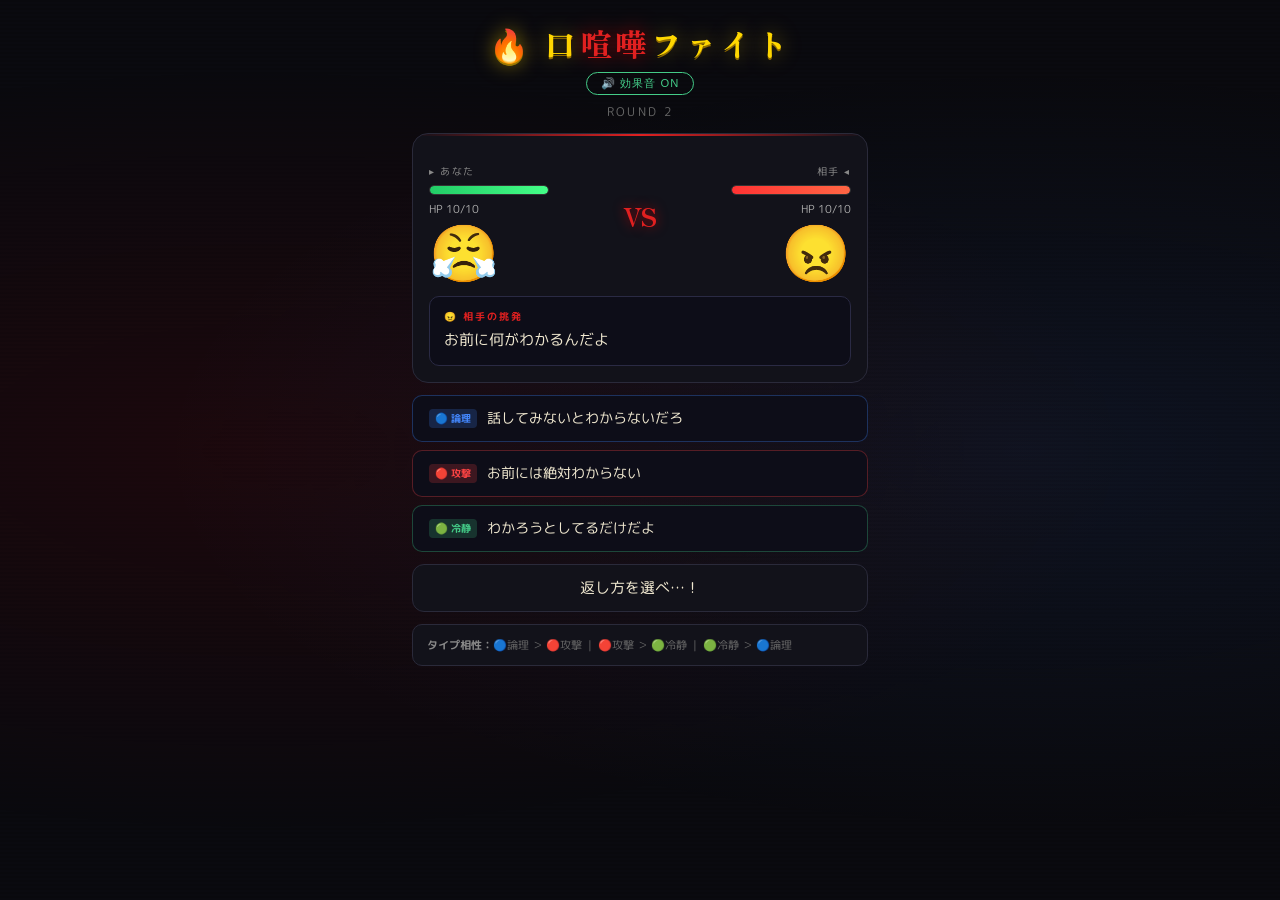
<file: kuchikenkafight.html>
<!DOCTYPE html>
<html lang="ja">
<head>
<meta charset="UTF-8">
<meta name="viewport" content="width=device-width, initial-scale=1.0">
<title>口喧嘩ファイト</title>
<link href="https://fonts.googleapis.com/css2?family=Zen+Antique+Soft&family=M+PLUS+Rounded+1c:wght@400;700;900&display=swap" rel="stylesheet">
<style>
  :root{--red:#e02020;--dark-red:#8b0000;--yellow:#ffd700;--bg:#0a0a0f;--panel:#12121a;--border:#2a2a3a;--text:#f0e8d0;--logic:#4488ff;--attack:#ff4444;--calm:#44cc88}
  *{box-sizing:border-box;margin:0;padding:0}
  body{background:var(--bg);color:var(--text);font-family:'M PLUS Rounded 1c',sans-serif;min-height:100vh;display:flex;flex-direction:column;align-items:center;overflow-x:hidden;position:relative}
  body::before{content:'';position:fixed;inset:0;background:radial-gradient(ellipse at 20% 50%,rgba(139,0,0,.15) 0%,transparent 60%),radial-gradient(ellipse at 80% 50%,rgba(68,136,255,.08) 0%,transparent 60%);pointer-events:none;z-index:0}
  .scanlines{position:fixed;inset:0;background:repeating-linear-gradient(0deg,transparent,transparent 2px,rgba(0,0,0,.07) 2px,rgba(0,0,0,.07) 4px);pointer-events:none;z-index:1}
  .game-wrap{position:relative;z-index:2;width:100%;max-width:480px;padding:0 12px 40px}
  .title{font-family:'Zen Antique Soft',serif;font-size:2rem;text-align:center;padding:20px 0 6px;color:var(--yellow);text-shadow:0 0 20px rgba(255,215,0,.5),0 2px 0 #8b6800;letter-spacing:.1em}
  .title span{color:var(--red);text-shadow:0 0 20px rgba(220,0,0,.6)}
  .sound-btn{display:block;margin:0 auto 8px;background:none;border:1px solid #333;border-radius:20px;padding:3px 14px;color:#666;font-size:.7rem;cursor:pointer;letter-spacing:.1em;transition:all .15s}
  .sound-btn.on{border-color:var(--calm);color:var(--calm)}
  .turn-badge{text-align:center;font-size:.75rem;color:#666;margin-bottom:12px;letter-spacing:.2em}
  .arena{background:var(--panel);border:1px solid var(--border);border-radius:16px;padding:16px;margin-bottom:12px;position:relative;overflow:hidden}
  .arena::before{content:'';position:absolute;top:0;left:0;right:0;height:2px;background:linear-gradient(90deg,transparent,var(--red),transparent)}
  .characters{display:flex;justify-content:space-between;align-items:flex-end;margin-bottom:16px;min-height:130px}
  .char-block{display:flex;flex-direction:column;align-items:center;gap:6px;flex:1}
  .char-block.player{align-items:flex-start}.char-block.enemy{align-items:flex-end}
  .char-name{font-size:.65rem;letter-spacing:.15em;color:#888}
  .hp-bar-wrap{width:120px;height:10px;background:#1e1e2e;border-radius:5px;overflow:hidden;border:1px solid #333}
  .hp-bar{height:100%;border-radius:5px;transition:width .4s cubic-bezier(.4,0,.2,1)}
  .char-block.player .hp-bar{background:linear-gradient(90deg,#22cc66,#44ff88)}
  .char-block.enemy .hp-bar{background:linear-gradient(90deg,#ff3333,#ff6644)}
  .hp-text{font-size:.7rem;color:#aaa}
  .char-icon{font-size:3.5rem;line-height:1;transition:transform .1s;position:relative}
  .char-icon.shake{animation:shake .3s ease}
  .char-icon.attack-anim{animation:charAttack .3s ease}
  .char-block.enemy .char-icon.attack-anim{animation:enemyAttack .3s ease}
  @keyframes shake{0%,100%{transform:translateX(0)}25%{transform:translateX(-8px) rotate(-5deg)}75%{transform:translateX(8px) rotate(5deg)}}
  @keyframes charAttack{0%{transform:translateX(0) scale(1)}30%{transform:translateX(20px) scale(1.1)}100%{transform:translateX(0) scale(1)}}
  @keyframes enemyAttack{0%{transform:translateX(0) scale(1)}30%{transform:translateX(-20px) scale(1.1)}100%{transform:translateX(0) scale(1)}}
  .vs-text{font-family:'Zen Antique Soft',serif;font-size:1.6rem;color:var(--red);text-shadow:0 0 12px rgba(220,0,0,.7);align-self:center;padding:0 8px}
  .speech-area{background:#0d0d18;border:1px solid #2a2a44;border-radius:10px;padding:12px 14px;min-height:54px;font-size:.95rem;line-height:1.6;position:relative}
  .speech-area .speaker-label{font-size:.6rem;letter-spacing:.2em;color:var(--red);margin-bottom:4px;font-weight:700}
  .choices-area{display:flex;flex-direction:column;gap:8px;margin-bottom:12px}
  .choice-btn{background:#0d0d18;border:1px solid var(--border);border-radius:10px;padding:12px 16px;color:var(--text);font-family:'M PLUS Rounded 1c',sans-serif;font-size:.9rem;text-align:left;cursor:pointer;transition:all .15s;display:flex;align-items:center;gap:10px;position:relative;overflow:hidden}
  .choice-btn::before{content:'';position:absolute;inset:0;opacity:0;transition:opacity .15s}
  .choice-btn[data-type="logic"]{border-color:rgba(68,136,255,.3)}.choice-btn[data-type="logic"]::before{background:linear-gradient(135deg,rgba(68,136,255,.1),transparent)}.choice-btn[data-type="logic"]:hover{border-color:var(--logic);box-shadow:0 0 12px rgba(68,136,255,.3)}.choice-btn[data-type="logic"]:hover::before{opacity:1}
  .choice-btn[data-type="attack"]{border-color:rgba(255,68,68,.3)}.choice-btn[data-type="attack"]::before{background:linear-gradient(135deg,rgba(255,68,68,.1),transparent)}.choice-btn[data-type="attack"]:hover{border-color:var(--attack);box-shadow:0 0 12px rgba(255,68,68,.3)}.choice-btn[data-type="attack"]:hover::before{opacity:1}
  .choice-btn[data-type="calm"]{border-color:rgba(68,204,136,.3)}.choice-btn[data-type="calm"]::before{background:linear-gradient(135deg,rgba(68,204,136,.1),transparent)}.choice-btn[data-type="calm"]:hover{border-color:var(--calm);box-shadow:0 0 12px rgba(68,204,136,.3)}.choice-btn[data-type="calm"]:hover::before{opacity:1}
  .choice-btn:disabled{opacity:.4;cursor:not-allowed}
  .type-badge{font-size:.65rem;padding:2px 6px;border-radius:4px;font-weight:700;white-space:nowrap}
  .type-badge.logic{background:rgba(68,136,255,.2);color:var(--logic)}.type-badge.attack{background:rgba(255,68,68,.2);color:var(--attack)}.type-badge.calm{background:rgba(68,204,136,.2);color:var(--calm)}
  .result-panel{background:var(--panel);border:1px solid var(--border);border-radius:12px;padding:12px 16px;text-align:center;min-height:48px;display:flex;align-items:center;justify-content:center;font-size:.95rem;transition:all .2s}
  .flash{position:fixed;inset:0;pointer-events:none;z-index:100;animation:flashAnim .35s ease forwards}
  @keyframes flashAnim{0%{opacity:.6}100%{opacity:0}}
  .flash.red{background:rgba(220,0,0,.25)}.flash.blue{background:rgba(68,136,255,.2)}.flash.green{background:rgba(68,204,136,.2)}
  .dmg-float{position:fixed;font-family:'Zen Antique Soft',serif;font-size:2rem;font-weight:900;pointer-events:none;z-index:200;animation:floatUp 1s ease forwards}
  @keyframes floatUp{0%{transform:translateY(0) scale(1);opacity:1}100%{transform:translateY(-60px) scale(.7);opacity:0}}
  .game-end{position:fixed;inset:0;display:flex;flex-direction:column;align-items:center;justify-content:center;z-index:300;background:rgba(0,0,0,.88);animation:fadeIn .5s ease}
  @keyframes fadeIn{from{opacity:0}to{opacity:1}}
  .game-end-text{font-family:'Zen Antique Soft',serif;font-size:3rem;margin-bottom:12px;text-shadow:0 0 30px currentColor;animation:textPulse 1s ease infinite alternate}
  @keyframes textPulse{from{transform:scale(1)}to{transform:scale(1.05)}}
  .game-end-sub{font-size:1rem;color:#888;margin-bottom:30px}
  .retry-btn{background:var(--red);border:none;border-radius:12px;padding:14px 40px;color:white;font-family:'M PLUS Rounded 1c',sans-serif;font-size:1.1rem;font-weight:700;cursor:pointer;transition:all .15s;letter-spacing:.1em}
  .retry-btn:hover{background:#ff3333;transform:scale(1.05);box-shadow:0 0 20px rgba(220,0,0,.5)}
  .guide{background:var(--panel);border:1px solid var(--border);border-radius:10px;padding:10px 14px;font-size:.7rem;color:#666;line-height:1.8;margin-top:12px}
  .guide strong{color:#888}
  .combo-flash{animation:comboAnim .4s ease}
  @keyframes comboAnim{0%{transform:scale(1)}50%{transform:scale(1.03)}100%{transform:scale(1)}}
  @keyframes blink{0%,100%{opacity:1}50%{opacity:0}}
  .cursor{display:inline-block;width:2px;height:1em;background:currentColor;animation:blink .8s infinite;vertical-align:middle;margin-left:1px}
</style>
</head>
<body>
<div class="scanlines"></div>
<div class="game-wrap">
  <div class="title">🔥 口<span>喧嘩</span>ファイト</div>
  <button class="sound-btn on" id="soundBtn" onclick="toggleSound()">🔊 効果音 ON</button>
  <div class="turn-badge" id="turnBadge">ROUND 1</div>
  <div class="arena">
    <div class="characters">
      <div class="char-block player">
        <div class="char-name">▸ あなた</div>
        <div class="hp-bar-wrap"><div class="hp-bar" id="playerHPBar" style="width:100%"></div></div>
        <div class="hp-text">HP <span id="playerHP">10</span>/10</div>
        <div class="char-icon" id="playerIcon">😤</div>
      </div>
      <div class="vs-text">VS</div>
      <div class="char-block enemy">
        <div class="char-name">相手 ◂</div>
        <div class="hp-bar-wrap"><div class="hp-bar" id="enemyHPBar" style="width:100%"></div></div>
        <div class="hp-text">HP <span id="enemyHP">10</span>/10</div>
        <div class="char-icon" id="enemyIcon">😠</div>
      </div>
    </div>
    <div class="speech-area">
      <div class="speaker-label" id="speakerLabel">😠 相手の挑発</div>
      <div id="speechText">…</div>
    </div>
  </div>
  <div class="choices-area" id="choices"></div>
  <div class="result-panel" id="resultPanel">選択肢を選んでください</div>
  <div class="guide"><strong>タイプ相性：</strong>🔵論理 ＞ 🔴攻撃 &nbsp;|&nbsp; 🔴攻撃 ＞ 🟢冷静 &nbsp;|&nbsp; 🟢冷静 ＞ 🔵論理</div>
</div>
<script>
let audioCtx=null,soundOn=true;
function getCtx(){if(!audioCtx)audioCtx=new(window.AudioContext||window.webkitAudioContext)();return audioCtx}
function toggleSound(){soundOn=!soundOn;const b=document.getElementById("soundBtn");b.textContent=soundOn?"🔊 効果音 ON":"🔇 効果音 OFF";b.className="sound-btn"+(soundOn?" on":"")}
function playTone(type){if(!soundOn)return;try{const ctx=getCtx(),t=ctx.currentTime;if(type==="win"||type==="fanfare"){[523,659,784,1047].forEach((f,i)=>{const o=ctx.createOscillator(),g=ctx.createGain();o.connect(g);g.connect(ctx.destination);o.type="square";o.frequency.value=f;g.gain.setValueAtTime(0,t+i*.13);g.gain.linearRampToValueAtTime(.12,t+i*.13+.05);g.gain.exponentialRampToValueAtTime(.001,t+i*.13+.25);o.start(t+i*.13);o.stop(t+i*.13+.25)})}else if(type==="damage_player"){const o=ctx.createOscillator(),g=ctx.createGain();o.connect(g);g.connect(ctx.destination);o.type="sawtooth";o.frequency.setValueAtTime(180,t);o.frequency.exponentialRampToValueAtTime(60,t+.25);g.gain.setValueAtTime(.25,t);g.gain.exponentialRampToValueAtTime(.001,t+.25);o.start(t);o.stop(t+.25)}else if(type==="damage_enemy"){const o=ctx.createOscillator(),g=ctx.createGain();o.connect(g);g.connect(ctx.destination);o.type="square";o.frequency.setValueAtTime(520,t);o.frequency.exponentialRampToValueAtTime(200,t+.15);g.gain.setValueAtTime(.2,t);g.gain.exponentialRampToValueAtTime(.001,t+.2);o.start(t);o.stop(t+.2);const o2=ctx.createOscillator(),g2=ctx.createGain();o2.connect(g2);g2.connect(ctx.destination);o2.type="square";o2.frequency.setValueAtTime(700,t+.06);o2.frequency.exponentialRampToValueAtTime(300,t+.2);g2.gain.setValueAtTime(.15,t+.06);g2.gain.exponentialRampToValueAtTime(.001,t+.22);o2.start(t+.06);o2.stop(t+.22)}else if(type==="heal"){[660,880].forEach((f,i)=>{const o=ctx.createOscillator(),g=ctx.createGain();o.connect(g);g.connect(ctx.destination);o.type="sine";o.frequency.value=f;g.gain.setValueAtTime(0,t+i*.12);g.gain.linearRampToValueAtTime(.18,t+i*.12+.05);g.gain.exponentialRampToValueAtTime(.001,t+i*.12+.5);o.start(t+i*.12);o.stop(t+i*.12+.5)})}else if(type==="draw"){const o=ctx.createOscillator(),g=ctx.createGain();o.connect(g);g.connect(ctx.destination);o.type="triangle";o.frequency.setValueAtTime(200,t);o.frequency.linearRampToValueAtTime(150,t+.3);g.gain.setValueAtTime(.15,t);g.gain.exponentialRampToValueAtTime(.001,t+.35);o.start(t);o.stop(t+.35)}else if(type==="select"){const o=ctx.createOscillator(),g=ctx.createGain();o.connect(g);g.connect(ctx.destination);o.type="sine";o.frequency.value=800;g.gain.setValueAtTime(.1,t);g.gain.exponentialRampToValueAtTime(.001,t+.08);o.start(t);o.stop(t+.08)}else if(type==="gameover"){[400,300,200,150].forEach((f,i)=>{const o=ctx.createOscillator(),g=ctx.createGain();o.connect(g);g.connect(ctx.destination);o.type="sawtooth";o.frequency.value=f;g.gain.setValueAtTime(.15,t+i*.18);g.gain.exponentialRampToValueAtTime(.001,t+i*.18+.3);o.start(t+i*.18);o.stop(t+i*.18+.3)})}}catch(e){}}
let playerHP=10,enemyHP=10,turn=1;const MAX_HP=10;
const questions=[
  {text:"お前、口だけだよな",choices:[{text:"具体的にどこが？",type:"logic"},{text:"お前はできてるの？",type:"attack"},{text:"そう思うならそれでいい",type:"calm"}]},
  {text:"どうせすぐ諦めるくせに",choices:[{text:"根拠を言ってみろ",type:"logic"},{text:"お前に言われたくない",type:"attack"},{text:"俺のことは俺が決める",type:"calm"}]},
  {text:"お前みたいな奴、どこ行っても同じだよ",choices:[{text:"データ出してから言え",type:"logic"},{text:"お前が一番どこ行っても同じだろ",type:"attack"},{text:"それはお前の思い込みだね",type:"calm"}]},
  {text:"なんでそんなに自信あるわけ？",choices:[{text:"実績があるから",type:"logic"},{text:"お前には関係ない",type:"attack"},{text:"別に自信があるとは言ってない",type:"calm"}]},
  {text:"お前って昔から変わらないな",choices:[{text:"変わってないのはお前の見方だろ",type:"logic"},{text:"お前こそ何も変わってないよな",type:"attack"},{text:"変わらなくていい部分もある",type:"calm"}]},
  {text:"お前に何がわかるんだよ",choices:[{text:"話してみないとわからないだろ",type:"logic"},{text:"お前には絶対わからない",type:"attack"},{text:"わかろうとしてるだけだよ",type:"calm"}]},
  {text:"さっき逃げただろ",choices:[{text:"戦略的撤退だ",type:"logic"},{text:"お前も逃げてたよな",type:"attack"},{text:"別に逃げてもいいじゃん",type:"calm"}]},
  {text:"それ前も失敗してたよな",choices:[{text:"失敗から学んでる",type:"logic"},{text:"お前の成功例を教えてよ",type:"attack"},{text:"過去は過去だから",type:"calm"}]},
  {text:"大口叩いた割に結果でてないじゃん",choices:[{text:"まだ途中だから結果は先の話だ",type:"logic"},{text:"お前の結果は？",type:"attack"},{text:"結果だけが全てじゃない",type:"calm"}]},
  {text:"そのやり方、絶対うまくいかないって",choices:[{text:"なぜそう言える？根拠は？",type:"logic"},{text:"やってもないのに何がわかる",type:"attack"},{text:"試してみてから判断するよ",type:"calm"}]},
  {text:"それ、俺が前に言ったことじゃん",choices:[{text:"独立して思いついた可能性もある",type:"logic"},{text:"だったら何なんだよ",type:"attack"},{text:"そうかも、ありがとう（棒）",type:"calm"}]},
  {text:"お前の言い方、いつも感じ悪いよな",choices:[{text:"具体的にどの発言が？",type:"logic"},{text:"お前の言い方の方が感じ悪い",type:"attack"},{text:"気をつけるよ、でも今は本題に戻ろう",type:"calm"}]},
  {text:"俺はお前より経験あるから",choices:[{text:"経験と正解は別の話だ",type:"logic"},{text:"それが何の役に立ってる？",type:"attack"},{text:"そうかもしれないね",type:"calm"}]},
  {text:"お前には無理だって",choices:[{text:"なぜそう思う？",type:"logic"},{text:"お前にわかるわけがない",type:"attack"},{text:"やってみないとわからない",type:"calm"}]},
  {text:"普通こんなことも知らないの？",choices:[{text:"知らない前提でなぜ話す？",type:"logic"},{text:"お前は全部知ってるの？",type:"attack"},{text:"知らないことは学べばいい",type:"calm"}]},
  {text:"俺の立場で考えたら当然だろ",choices:[{text:"立場が違えば正解も違う",type:"logic"},{text:"お前の立場が全てじゃない",type:"attack"},{text:"どういう立場か説明して",type:"calm"}]},
  {text:"お前みたいな素人には難しいよ",choices:[{text:"素人だから違う視点がある",type:"logic"},{text:"素人に負けたらどうする気だ",type:"attack"},{text:"だから聞いてるんだよ",type:"calm"}]},
  {text:"俺の言う通りにしてたら良かったのに",choices:[{text:"結果が全てではない、プロセスも大事だ",type:"logic"},{text:"お前が正しかったことがあったか？",type:"attack"},{text:"次は参考にするよ",type:"calm"}]},
  {text:"反論できないんだ？ふーん",choices:[{text:"反論する価値があれば反論する",type:"logic"},{text:"お前の方が黙ってる時間長いよな",type:"attack"},{text:"そうだよ、全部正しいよ（棒）",type:"calm"}]},
  {text:"お前の話つまんね",choices:[{text:"じゃあお前が面白い話してみろ",type:"logic"},{text:"お前の存在の方がつまんないけど",type:"attack"},{text:"あ、そう",type:"calm"}]},
  {text:"え、まだ怒ってるの？余裕なさすぎ",choices:[{text:"怒ってるんじゃなくて指摘してる",type:"logic"},{text:"お前が最初に怒らせたんだろ",type:"attack"},{text:"余裕あるから話してるんだよ",type:"calm"}]},
  {text:"それって言い訳じゃん",choices:[{text:"理由と言い訳は違う",type:"logic"},{text:"お前の話全部言い訳だけどな",type:"attack"},{text:"そう聞こえたなら言い方変えるよ",type:"calm"}]},
  {text:"お前って本当に頭固いな",choices:[{text:"柔軟さと一貫性は別物だ",type:"logic"},{text:"頭が軽すぎるよりはマシだろ",type:"attack"},{text:"どこがそう見える？",type:"calm"}]},
  {text:"なんかズレてるんだよな、お前",choices:[{text:"ズレてるという根拠は？",type:"logic"},{text:"お前の方がよっぽどズレてる",type:"attack"},{text:"どういう意味で？",type:"calm"}]},
  {text:"お前ってなんか暗いよな",choices:[{text:"暗いと何が問題なの？",type:"logic"},{text:"お前の方がよっぽど面白くない",type:"attack"},{text:"そういう人もいるよ",type:"calm"}]},
  {text:"もっと空気読めよ",choices:[{text:"空気を読むより正確さが大事なときもある",type:"logic"},{text:"お前の空気が悪いんだよ",type:"attack"},{text:"具体的にどの場面？",type:"calm"}]},
  {text:"お前ってめんどくさいな",choices:[{text:"詳細に話すことのどこがめんどくさい？",type:"logic"},{text:"お前と話す方がめんどくさいよ",type:"attack"},{text:"ごめんね、でも大事なことだから",type:"calm"}]},
  {text:"なんでそんな細かいことを気にするの？",choices:[{text:"細部が全体の質を決めるから",type:"logic"},{text:"大雑把なお前とは違うんで",type:"attack"},{text:"細かいことを積み重ねると大きくなるから",type:"calm"}]},
  {text:"お前の考え方、終わってる",choices:[{text:"どこが終わってるか説明してみて",type:"logic"},{text:"お前の人生の方が終わってそうだけど",type:"attack"},{text:"そう思う理由を聞かせて",type:"calm"}]},
  {text:"正直お前のこと信用できない",choices:[{text:"信用は実績で判断するものだ",type:"logic"},{text:"俺もお前を信用してないから安心しろ",type:"attack"},{text:"信用を取り戻す方法はある？",type:"calm"}]},
  {text:"お前みたいな人間、周りにいたら迷惑だろ",choices:[{text:"迷惑かどうかは周りが決めることだ",type:"logic"},{text:"お前の方が今まさに迷惑なんだが",type:"attack"},{text:"そういう見方もあるんだね",type:"calm"}]},
  {text:"どうせ何やっても中途半端なんだろ",choices:[{text:"やり遂げたことはちゃんとある",type:"logic"},{text:"お前が中途半端な評価してるだけじゃん",type:"attack"},{text:"それは俺が判断することだよ",type:"calm"}]}
];
const playerIcons={normal:"😤",damage:"😵",win:"🤩"};
const enemyIcons={normal:"😠",damage:"🤕",lose:"😭"};
function updateHPBars(){const p=Math.max(0,(playerHP/MAX_HP)*100),e=Math.max(0,(enemyHP/MAX_HP)*100);document.getElementById("playerHPBar").style.width=p+"%";document.getElementById("enemyHPBar").style.width=e+"%";document.getElementById("playerHP").textContent=Math.max(0,playerHP);document.getElementById("enemyHP").textContent=Math.max(0,enemyHP)}
function showFlash(c){const el=document.createElement("div");el.className="flash "+c;document.body.appendChild(el);setTimeout(()=>el.remove(),380)}
function showDamageFloat(text,color,targetEl){const rect=targetEl.getBoundingClientRect(),el=document.createElement("div");el.className="dmg-float";el.textContent=text;el.style.color=color;el.style.left=(rect.left+rect.width/2-30)+"px";el.style.top=(rect.top-10)+"px";document.body.appendChild(el);setTimeout(()=>el.remove(),1100)}
function typewrite(el,text,speed=28){return new Promise(resolve=>{el.textContent="";const cursor=document.createElement("span");cursor.className="cursor";el.appendChild(cursor);let i=0;const iv=setInterval(()=>{if(i>=text.length){clearInterval(iv);cursor.remove();resolve();return}el.insertBefore(document.createTextNode(text[i]),cursor);i++},speed)})}
function nextTurn(){if(playerHP<=0){showGameEnd(false);return}if(enemyHP<=0){showGameEnd(true);return}turn++;document.getElementById("turnBadge").textContent="ROUND "+turn;const q=questions[Math.floor(Math.random()*questions.length)];const cd=document.getElementById("choices");cd.innerHTML="";document.getElementById("resultPanel").textContent="…";document.getElementById("resultPanel").style.color="";typewrite(document.getElementById("speechText"),q.text,32).then(()=>{document.getElementById("resultPanel").textContent="返し方を選べ…！";q.choices.forEach(c=>{const btn=document.createElement("button");btn.className="choice-btn";btn.dataset.type=c.type;const lm={logic:"🔵 論理",attack:"🔴 攻撃",calm:"🟢 冷静"};const badge=document.createElement("span");badge.className="type-badge "+c.type;badge.textContent=lm[c.type];btn.appendChild(badge);btn.appendChild(document.createTextNode(c.text));btn.onclick=()=>judge(c.type);cd.appendChild(btn)})})}
function judge(type){playTone("select");document.querySelectorAll(".choice-btn").forEach(b=>b.disabled=true);const types=["logic","attack","calm"],enemyType=types[Math.floor(Math.random()*3)];const pi=document.getElementById("playerIcon"),ei=document.getElementById("enemyIcon");let result="",resultColor="";if(type==="logic"&&enemyType==="attack"){enemyHP-=3;result="💥 論破成功！相手が言葉に詰まった！";resultColor="#4488ff";showFlash("blue");showDamageFloat("-3 論破！","#4488ff",ei);pi.classList.add("attack-anim");ei.classList.add("shake");playTone("damage_enemy")}else if(type==="attack"&&enemyType==="calm"){enemyHP-=3;result="🔥 強烈な反撃！相手がひるんだ！";resultColor="#ff4444";showFlash("red");showDamageFloat("-3 クリティカル！","#ff4444",ei);pi.classList.add("attack-anim");ei.classList.add("shake");playTone("damage_enemy")}else if(type==="calm"&&enemyType==="logic"){playerHP=Math.min(MAX_HP,playerHP+1);result="✨ 冷静な対応で精神力が回復した！";resultColor="#44cc88";showFlash("green");showDamageFloat("+1 回復！","#44cc88",pi);playTone("heal")}else if(type==="logic"&&enemyType==="calm"){playerHP-=2;result="😓 相手にさらっとかわされた…";resultColor="#888";showFlash("red");showDamageFloat("-2","#ff4444",pi);pi.classList.add("shake");ei.classList.add("attack-anim");playTone("damage_player")}else if(type==="attack"&&enemyType==="logic"){playerHP-=2;result="🤯 論理で返されてダメージを受けた！";resultColor="#888";showFlash("red");showDamageFloat("-2","#ff4444",pi);pi.classList.add("shake");ei.classList.add("attack-anim");playTone("damage_player")}else if(type==="calm"&&enemyType==="attack"){playerHP-=2;result="😣 強引に押し込まれて押し負けた…";resultColor="#888";showFlash("red");showDamageFloat("-2","#ff4444",pi);pi.classList.add("shake");ei.classList.add("attack-anim");playTone("damage_player")}else{playerHP-=1;result="💢 引き分け…お互いに消耗した";resultColor="#aa8800";showFlash("red");showDamageFloat("-1","#aaa",pi);pi.classList.add("shake");ei.classList.add("shake");playTone("draw")}updateHPBars();const rp=document.getElementById("resultPanel");rp.textContent=result;rp.style.color=resultColor;rp.classList.add("combo-flash");setTimeout(()=>rp.classList.remove("combo-flash"),400);setTimeout(()=>{pi.classList.remove("shake","attack-anim");ei.classList.remove("shake","attack-anim")},400);if(playerHP<=0){pi.textContent=playerIcons.damage;playTone("gameover");setTimeout(()=>showGameEnd(false),900);return}if(enemyHP<=0){ei.textContent=enemyIcons.lose;playTone("fanfare");setTimeout(()=>showGameEnd(true),900);return}setTimeout(nextTurn,1500)}
function showGameEnd(win){const el=document.createElement("div");el.className="game-end";const txt=document.createElement("div");txt.className="game-end-text";txt.textContent=win?"🏆 論破完了！":"💀 言い負けた…";txt.style.color=win?"#ffd700":"#ff4444";const sub=document.createElement("div");sub.className="game-end-sub";sub.textContent=win?"完璧な口喧嘩だ！":"もう一度挑め！";const btn=document.createElement("button");btn.className="retry-btn";btn.textContent="🔄 もう一回やる";btn.onclick=()=>{el.remove();resetGame()};el.appendChild(txt);el.appendChild(sub);el.appendChild(btn);document.body.appendChild(el)}
function resetGame(){playerHP=10;enemyHP=10;turn=0;document.getElementById("playerIcon").textContent=playerIcons.normal;document.getElementById("enemyIcon").textContent=enemyIcons.normal;document.getElementById("resultPanel").style.color="";updateHPBars();nextTurn()}
updateHPBars();nextTurn();
</script>
</body>
</html>
</file>
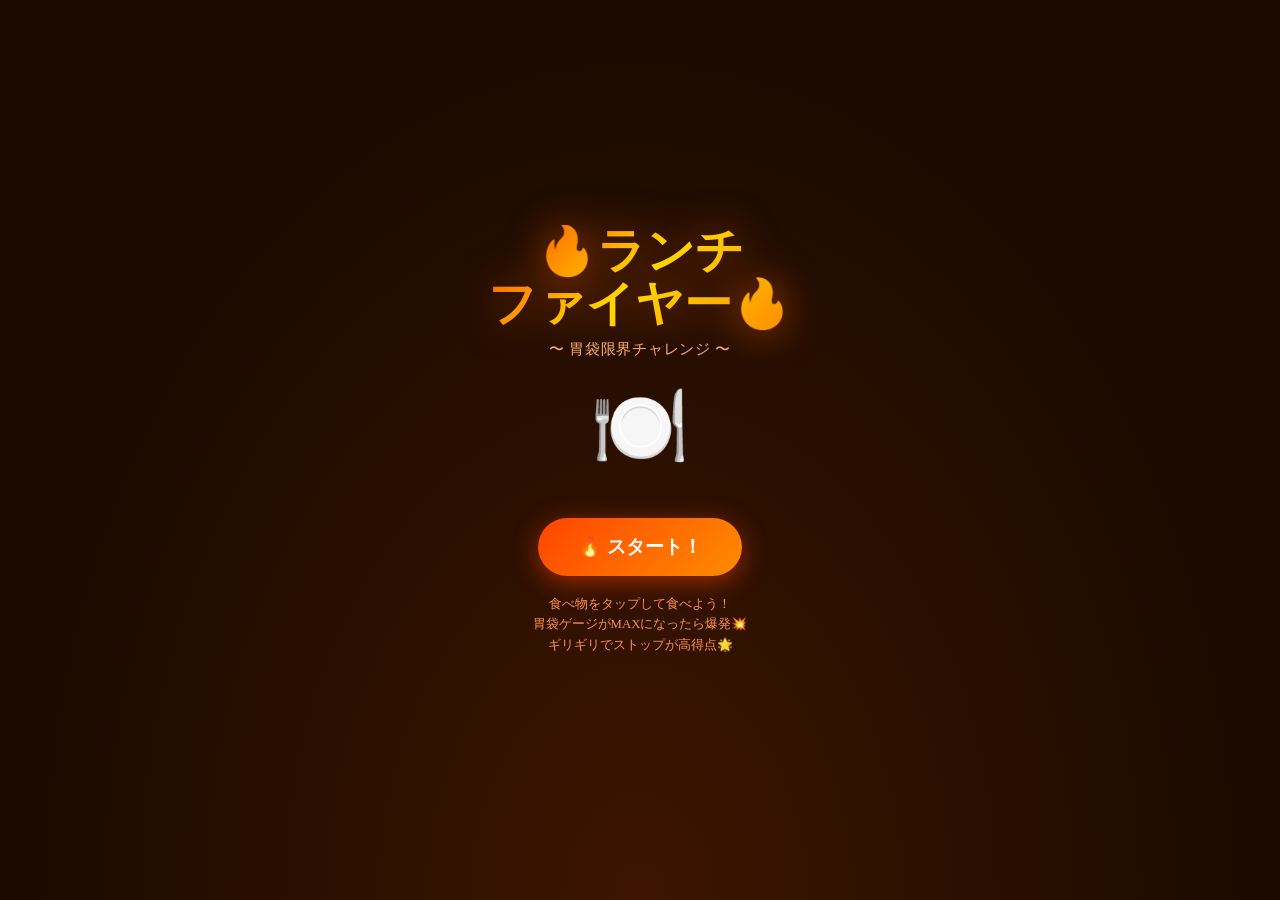
<file: lunchfire.html>
<!DOCTYPE html>

<html lang="ja">
<head>
<meta charset="UTF-8">
<meta name="viewport" content="width=device-width, initial-scale=1.0, maximum-scale=1.0, user-scalable=no">
<title>🔥 ランチファイヤー</title>
<style>
  @import url('https://fonts.googleapis.com/css2?family=Zen+Maru+Gothic:wght@700;900&family=M+PLUS+Rounded+1c:wght@400;700&display=swap');

:root {
--fire: #ff4500;
--fire2: #ff8c00;
--yellow: #ffd700;
--bg: #1a0a00;
--panel: #2d1200;
--panel2: #3d1a00;
--text: #fff8f0;
--safe: #4caf50;
--danger: #ff1744;
--gauge-w: 260px;
}

* { box-sizing: border-box; margin: 0; padding: 0; -webkit-tap-highlight-color: transparent; }

body {
background: var(--bg);
font-family: ‘M PLUS Rounded 1c’, sans-serif;
color: var(--text);
min-height: 100dvh;
display: flex;
flex-direction: column;
align-items: center;
overflow-x: hidden;
overflow-y: auto;
position: relative;
}

/* Flame background */
.bg-flames {
position: fixed; inset: 0; pointer-events: none; z-index: 0;
overflow: hidden;
}
.flame-particle {
position: absolute;
bottom: -20px;
width: 6px; height: 6px;
border-radius: 50% 50% 50% 50% / 60% 60% 40% 40%;
animation: rise linear infinite;
opacity: 0;
}
@keyframes rise {
0% { transform: translateY(0) scale(1); opacity: 0.7; }
80% { opacity: 0.3; }
100% { transform: translateY(-110vh) scale(0.2); opacity: 0; }
}

/* ===== SCREENS ===== */
.screen { position: relative; width: 100%; min-height: 100dvh; display: flex; flex-direction: column; align-items: center; justify-content: center; z-index: 10; transition: opacity 0.4s; padding-bottom: 20px; }
.screen.hidden { display: none; }

/* Title screen */
#title-screen {
background: radial-gradient(ellipse at bottom, #3d1500 0%, #1a0a00 70%);
}
.title-logo {
font-family: ‘Zen Maru Gothic’, sans-serif;
font-size: 3rem;
font-weight: 900;
background: linear-gradient(135deg, #ff4500, #ffd700, #ff8c00);
-webkit-background-clip: text;
-webkit-text-fill-color: transparent;
background-clip: text;
text-align: center;
line-height: 1.1;
text-shadow: none;
filter: drop-shadow(0 0 20px rgba(255,100,0,0.6));
animation: pulse-glow 2s ease-in-out infinite;
}
@keyframes pulse-glow {
0%,100% { filter: drop-shadow(0 0 15px rgba(255,100,0,0.5)); }
50% { filter: drop-shadow(0 0 35px rgba(255,200,0,0.8)); }
}
.title-sub {
font-size: 0.95rem;
color: #ffb070;
margin-top: 8px;
text-align: center;
letter-spacing: 0.05em;
}
.title-emoji { font-size: 5rem; display: block; margin: 20px 0; animation: bounce 1.5s ease-in-out infinite; }
@keyframes bounce { 0%,100% { transform: translateY(0); } 50% { transform: translateY(-15px); } }
.btn {
background: linear-gradient(135deg, #ff4500, #ff8c00);
color: #fff;
border: none;
padding: 16px 40px;
font-size: 1.2rem;
font-family: ‘Zen Maru Gothic’, sans-serif;
font-weight: 700;
border-radius: 50px;
cursor: pointer;
box-shadow: 0 6px 24px rgba(255,70,0,0.5);
transition: transform 0.15s, box-shadow 0.15s;
margin-top: 24px;
}
.btn:active { transform: scale(0.94); box-shadow: 0 2px 10px rgba(255,70,0,0.4); }
.how-to {
font-size: 0.8rem;
color: #ff9050;
text-align: center;
margin-top: 18px;
max-width: 300px;
line-height: 1.6;
}

/* ===== GAME SCREEN ===== */
#game-screen {
background: transparent;
flex-direction: column;
justify-content: flex-start;
padding: 0;
}

/* Header */
.game-header {
width: 100%;
display: flex;
align-items: center;
justify-content: space-between;
padding: 14px 20px 8px;
background: rgba(30,10,0,0.9);
border-bottom: 2px solid #ff450033;
z-index: 20;
position: relative;
}
.score-box {
background: var(--panel2);
border: 1px solid #ff450055;
border-radius: 12px;
padding: 6px 14px;
font-family: ‘Zen Maru Gothic’, sans-serif;
font-size: 0.85rem;
color: var(--yellow);
}
.score-num { font-size: 1.3rem; font-weight: 900; }
.level-box {
font-family: ‘Zen Maru Gothic’, sans-serif;
font-size: 0.8rem;
color: #ffb070;
text-align: center;
}
.level-num { font-size: 1.4rem; font-weight: 900; color: var(--fire2); }

/* Gauge section */
.gauge-section {
width: 100%;
padding: 14px 24px 10px;
background: rgba(25,8,0,0.95);
position: relative;
}
.gauge-label {
display: flex;
justify-content: space-between;
font-size: 0.78rem;
color: #ff9060;
margin-bottom: 6px;
}
.gauge-track {
width: 100%;
height: 32px;
background: #1a0800;
border-radius: 16px;
border: 2px solid #ff450044;
overflow: hidden;
position: relative;
}
.gauge-fill {
height: 100%;
border-radius: 14px;
transition: width 0.35s cubic-bezier(0.4,0,0.2,1), background 0.3s;
position: relative;
overflow: hidden;
}
.gauge-fill::after {
content: ‘’;
position: absolute;
top: 4px; left: 0; right: 0;
height: 8px;
background: rgba(255,255,255,0.25);
border-radius: 10px;
}
.gauge-fill.safe { background: linear-gradient(90deg, #2e7d32, #66bb6a); }
.gauge-fill.warn { background: linear-gradient(90deg, #e65100, #ff9800); }
.gauge-fill.danger { background: linear-gradient(90deg, #b71c1c, #ff1744); animation: shake-gauge 0.3s ease-in-out; }
.gauge-fill.full { background: linear-gradient(90deg, #f00, #ff0000); animation: explode-gauge 0.5s ease-out; }

@keyframes shake-gauge {
0%,100% { transform: translateX(0); }
25% { transform: translateX(-3px); }
75% { transform: translateX(3px); }
}
@keyframes explode-gauge {
0% { transform: scaleY(1); }
50% { transform: scaleY(1.4); }
100% { transform: scaleY(1); }
}

/* Danger zone marker */
.gauge-danger-zone {
position: absolute;
top: 0; right: 0;
width: 20%;
height: 100%;
background: repeating-linear-gradient(45deg, rgba(255,0,0,0.08) 0px, rgba(255,0,0,0.08) 4px, transparent 4px, transparent 8px);
border-left: 2px dashed rgba(255,50,50,0.5);
pointer-events: none;
}
.gauge-target-line {
position: absolute;
top: 0;
height: 100%;
width: 3px;
background: #ffdd00;
box-shadow: 0 0 8px #ffdd00;
pointer-events: none;
z-index: 2;
}
.target-label {
position: absolute;
top: -20px;
transform: translateX(-50%);
font-size: 0.6rem;
color: #ffdd00;
white-space: nowrap;
font-weight: 700;
}

/* Stomach emoji */
.stomach-display {
display: flex;
align-items: center;
gap: 12px;
margin-top: 8px;
}
.stomach-emoji-wrap {
font-size: 2.2rem;
transition: transform 0.2s;
}
.stomach-emoji-wrap.eat { animation: stomach-bounce 0.3s ease-out; }
@keyframes stomach-bounce {
0% { transform: scale(1); }
50% { transform: scale(1.35) rotate(-8deg); }
100% { transform: scale(1); }
}
.gauge-percent {
font-family: ‘Zen Maru Gothic’, sans-serif;
font-size: 1.5rem;
font-weight: 900;
color: var(--yellow);
}
.stomach-message {
font-size: 0.78rem;
color: #ffb080;
}

/* Stop button */
.stop-btn {
background: linear-gradient(135deg, #c62828, #ff1744);
color: #fff;
border: none;
padding: 10px 28px;
font-size: 1rem;
font-family: ‘Zen Maru Gothic’, sans-serif;
font-weight: 700;
border-radius: 50px;
cursor: pointer;
box-shadow: 0 4px 16px rgba(255,0,60,0.4);
transition: transform 0.12s;
margin-top: 10px;
width: calc(100% - 48px);
margin-left: 24px;
margin-right: 24px;
}
.stop-btn:active { transform: scale(0.96); }
.stop-btn:disabled { opacity: 0.4; cursor: not-allowed; }

/* Food area */
.food-area {
flex: 1;
width: 100%;
position: relative;
overflow: hidden;
min-height: 320px;
}
.food-item {
position: absolute;
font-size: 3rem;
cursor: pointer;
user-select: none;
transition: transform 0.1s;
animation: food-appear 0.3s cubic-bezier(0.175, 0.885, 0.32, 1.275);
filter: drop-shadow(0 4px 8px rgba(0,0,0,0.5));
z-index: 5;
}
@keyframes food-appear {
from { transform: scale(0) rotate(-30deg); opacity: 0; }
to { transform: scale(1) rotate(0deg); opacity: 1; }
}
.food-item:active { transform: scale(0.85); }
.food-item.eaten {
animation: food-eat 0.4s ease-out forwards;
pointer-events: none;
}
@keyframes food-eat {
0% { transform: scale(1); opacity: 1; }
40% { transform: scale(1.6) rotate(20deg); opacity: 1; }
100% { transform: scale(0) rotate(45deg); opacity: 0; }
}
.food-item.float-away {
animation: food-float 0.6s ease-in forwards;
pointer-events: none;
}
@keyframes food-float {
0% { transform: scale(1); opacity: 1; }
100% { transform: translateY(-80px) scale(0.5); opacity: 0; }
}

/* Score popup */
.score-popup {
position: absolute;
font-family: ‘Zen Maru Gothic’, sans-serif;
font-weight: 900;
font-size: 1.4rem;
pointer-events: none;
z-index: 20;
animation: popup-rise 0.9s ease-out forwards;
text-shadow: 0 2px 6px rgba(0,0,0,0.8);
}
@keyframes popup-rise {
0% { transform: translateY(0) scale(0.8); opacity: 1; }
100% { transform: translateY(-70px) scale(1.1); opacity: 0; }
}

/* Label under food */
.food-label {
position: absolute;
font-size: 0.65rem;
color: #ffcc80;
text-align: center;
white-space: nowrap;
pointer-events: none;
top: 3.6rem;
left: 50%;
transform: translateX(-50%);
background: rgba(0,0,0,0.6);
padding: 2px 6px;
border-radius: 8px;
}

/* ===== RESULT SCREEN ===== */
#result-screen {
background: radial-gradient(ellipse at center, #2d0d00 0%, #0d0300 80%);
}
.result-title {
font-family: ‘Zen Maru Gothic’, sans-serif;
font-size: 2.2rem;
font-weight: 900;
text-align: center;
}
.result-title.great { color: var(--yellow); text-shadow: 0 0 30px rgba(255,215,0,0.6); }
.result-title.good { color: #4caf50; }
.result-title.over { color: var(--danger); animation: shake-title 0.5s ease; }
@keyframes shake-title {
0%,100% { transform: translateX(0); }
20% { transform: translateX(-12px); }
40% { transform: translateX(12px); }
60% { transform: translateX(-8px); }
80% { transform: translateX(8px); }
}
.result-emoji { font-size: 5rem; margin: 16px 0; }
.result-stats {
background: var(--panel);
border: 1px solid #ff450033;
border-radius: 16px;
padding: 20px 32px;
text-align: center;
margin: 12px 0;
}
.stat-row { margin: 8px 0; font-size: 0.95rem; color: #ffb080; }
.stat-val { font-size: 1.5rem; font-weight: 700; color: var(--yellow); }
.result-msg { font-size: 0.9rem; color: #ff9060; text-align: center; margin: 10px 0; }

/* Combo display */
.combo-display {
position: fixed;
top: 160px;
left: 50%;
transform: translateX(-50%);
font-family: ‘Zen Maru Gothic’, sans-serif;
font-size: 1.8rem;
font-weight: 900;
color: var(--yellow);
text-shadow: 0 0 20px rgba(255,215,0,0.8);
pointer-events: none;
z-index: 30;
opacity: 0;
transition: opacity 0.3s;
}
.combo-display.show { opacity: 1; animation: combo-pop 0.5s ease-out; }
@keyframes combo-pop {
0% { transform: translateX(-50%) scale(0.5); }
60% { transform: translateX(-50%) scale(1.2); }
100% { transform: translateX(-50%) scale(1); }
}

/* Timer bar (per-level countdown) */
.timer-bar-wrap {
width: calc(100% - 48px);
height: 6px;
background: #2a1000;
border-radius: 3px;
margin: 8px 24px 0;
overflow: hidden;
}
.timer-bar-fill {
height: 100%;
background: linear-gradient(90deg, var(--fire2), var(--yellow));
border-radius: 3px;
transition: width 0.1s linear, background 0.3s;
}
</style>

</head>
<body>

<!-- Animated BG flames -->

<div class="bg-flames" id="bgFlames"></div>

<!-- Combo indicator -->

<div class="combo-display" id="comboDisplay"></div>

<!-- ===== TITLE SCREEN ===== -->

<div class="screen" id="title-screen">
  <div class="title-logo">🔥ランチ<br>ファイヤー🔥</div>
  <span class="title-sub">〜 胃袋限界チャレンジ 〜</span>
  <span class="title-emoji">🍽️</span>
  <button class="btn" onclick="startGame()">🔥 スタート！</button>
  <p class="how-to">
    食べ物をタップして食べよう！<br>
    胃袋ゲージがMAXになったら爆発💥<br>
    ギリギリでストップが高得点🌟
  </p>
</div>

<!-- ===== GAME SCREEN ===== -->

<div class="screen hidden" id="game-screen">
  <!-- Header -->
  <div class="game-header">
    <div class="score-box">
      スコア<br><span class="score-num" id="scoreDisplay">0</span>
    </div>
    <div class="level-box">
      LEVEL<br><span class="level-num" id="levelDisplay">1</span>
    </div>
    <div class="score-box">
      コンボ🔥<br><span class="score-num" id="comboCount">0</span>
    </div>
  </div>

  <!-- Gauge -->

  <div class="gauge-section">
    <div class="gauge-label">
      <span>胃袋ゲージ</span>
      <span id="gaugeTextRight">80%でストップ推奨！</span>
    </div>
    <div class="gauge-track">
      <div class="gauge-fill safe" id="gaugeFill" style="width:0%"></div>
      <div class="gauge-danger-zone"></div>
      <div class="gauge-target-line" id="targetLine" style="left:80%">
        <span class="target-label">🎯ベスト</span>
      </div>
    </div>
    <div class="stomach-display">
      <div class="stomach-emoji-wrap" id="stomachEmoji">😊</div>
      <div>
        <div class="gauge-percent" id="gaugePercent">0%</div>
        <div class="stomach-message" id="stomachMsg">お腹すいた〜！食べよう！</div>
      </div>
    </div>
    <div class="timer-bar-wrap">
      <div class="timer-bar-fill" id="timerBar" style="width:100%"></div>
    </div>
  </div>

  <button class="stop-btn" id="stopBtn" onclick="stopEating()" disabled>
    🛑 ここでストップ！（もうお腹いっぱい）
  </button>

  <!-- Food falling area -->

  <div class="food-area" id="foodArea"></div>
</div>

<!-- ===== RESULT SCREEN ===== -->

<div class="screen hidden" id="result-screen">
  <div class="result-title" id="resultTitle">すごい！</div>
  <div class="result-emoji" id="resultEmoji">🏆</div>
  <div class="result-stats">
    <div class="stat-row">最終スコア <div class="stat-val" id="finalScore">0</div></div>
    <div class="stat-row">胃袋充填率 <div class="stat-val" id="finalGauge">0%</div></div>
    <div class="stat-row">到達レベル <div class="stat-val" id="finalLevel">1</div></div>
    <div class="stat-row">最大コンボ <div class="stat-val" id="finalCombo">0</div></div>
  </div>
  <div class="result-msg" id="resultMsg"></div>
  <button class="btn" onclick="startGame()">🔥 もう一回！</button>
  <button class="btn" style="background:linear-gradient(135deg,#4a1500,#8a3000);box-shadow:none;margin-top:10px;font-size:1rem;" onclick="showTitle()">🏠 タイトルへ</button>
</div>

<script>
// ===== AUDIO ENGINE (Web Audio API) =====
let audioCtx = null;

function getAudioCtx() {
  if (!audioCtx) audioCtx = new (window.AudioContext || window.webkitAudioContext)();
  if (audioCtx.state === 'suspended') audioCtx.resume();
  return audioCtx;
}

function playTone({ type = 'sine', freq = 440, freq2 = null, duration = 0.15, volume = 0.3, attack = 0.01, decay = 0.05, release = 0.08, detune = 0 } = {}) {
  try {
    const ctx = getAudioCtx();
    const osc = ctx.createOscillator();
    const gain = ctx.createGain();
    osc.connect(gain);
    gain.connect(ctx.destination);
    osc.type = type;
    osc.frequency.setValueAtTime(freq, ctx.currentTime);
    if (freq2) osc.frequency.linearRampToValueAtTime(freq2, ctx.currentTime + duration);
    osc.detune.value = detune;
    gain.gain.setValueAtTime(0, ctx.currentTime);
    gain.gain.linearRampToValueAtTime(volume, ctx.currentTime + attack);
    gain.gain.linearRampToValueAtTime(volume * 0.7, ctx.currentTime + attack + decay);
    gain.gain.linearRampToValueAtTime(0, ctx.currentTime + duration);
    osc.start(ctx.currentTime);
    osc.stop(ctx.currentTime + duration + 0.01);
  } catch(e) {}
}

function playNoise({ duration = 0.15, volume = 0.2, freq = 800, q = 5 } = {}) {
  try {
    const ctx = getAudioCtx();
    const bufSize = ctx.sampleRate * duration;
    const buf = ctx.createBuffer(1, bufSize, ctx.sampleRate);
    const data = buf.getChannelData(0);
    for (let i = 0; i < bufSize; i++) data[i] = (Math.random() * 2 - 1);
    const src = ctx.createBufferSource();
    src.buffer = buf;
    const filter = ctx.createBiquadFilter();
    filter.type = 'bandpass';
    filter.frequency.value = freq;
    filter.Q.value = q;
    const gain = ctx.createGain();
    gain.gain.setValueAtTime(volume, ctx.currentTime);
    gain.gain.linearRampToValueAtTime(0, ctx.currentTime + duration);
    src.connect(filter);
    filter.connect(gain);
    gain.connect(ctx.destination);
    src.start();
  } catch(e) {}
}

const SFX = {
  // タップ・食べる音 - 明るいポップ音
  eat() {
    playTone({ type: 'square', freq: 520, freq2: 780, duration: 0.12, volume: 0.18, attack: 0.005, decay: 0.02 });
    playTone({ type: 'sine', freq: 880, freq2: 1100, duration: 0.1, volume: 0.12, attack: 0.005 });
  },
  // ボーナス薬タップ - キラキラ上昇音
  bonus() {
    [0, 0.05, 0.1, 0.15].forEach((t, i) => {
      setTimeout(() => playTone({ type: 'sine', freq: 660 + i * 220, duration: 0.12, volume: 0.2, attack: 0.005 }), t * 1000);
    });
  },
  // 毒・激辛 - 不快な下降音
  poison() {
    playTone({ type: 'sawtooth', freq: 400, freq2: 180, duration: 0.25, volume: 0.22, attack: 0.01 });
    playNoise({ duration: 0.15, volume: 0.15, freq: 200, q: 2 });
  },
  // コンボ！ - 明るいファンファーレ風
  combo(n) {
    const base = 440 + Math.min(n, 8) * 40;
    playTone({ type: 'square', freq: base, freq2: base * 1.5, duration: 0.18, volume: 0.2 });
    setTimeout(() => playTone({ type: 'sine', freq: base * 1.5, duration: 0.15, volume: 0.22 }), 80);
  },
  // レベルアップ - 上昇アルペジオ
  levelUp() {
    const notes = [523, 659, 784, 1047];
    notes.forEach((f, i) => {
      setTimeout(() => playTone({ type: 'sine', freq: f, duration: 0.18, volume: 0.25, attack: 0.01 }), i * 80);
    });
  },
  // ゲージ警告 (75%超) - 低い警告音
  warning() {
    playTone({ type: 'sawtooth', freq: 220, freq2: 200, duration: 0.2, volume: 0.15, attack: 0.02 });
    setTimeout(() => playTone({ type: 'sawtooth', freq: 220, freq2: 200, duration: 0.2, volume: 0.15 }), 250);
  },
  // ゲージ危険 (90%超) - 緊急アラーム
  alarm() {
    playTone({ type: 'square', freq: 880, duration: 0.1, volume: 0.2, attack: 0.005 });
    setTimeout(() => playTone({ type: 'square', freq: 660, duration: 0.1, volume: 0.2 }), 120);
  },
  // ストップ！ - 決定音
  stop() {
    playTone({ type: 'sine', freq: 660, duration: 0.12, volume: 0.28, attack: 0.01 });
    setTimeout(() => playTone({ type: 'sine', freq: 880, duration: 0.18, volume: 0.28 }), 100);
    setTimeout(() => playTone({ type: 'sine', freq: 1100, duration: 0.25, volume: 0.25 }), 200);
  },
  // 爆発！ - ドカン
  explosion() {
    playNoise({ duration: 0.6, volume: 0.45, freq: 120, q: 0.8 });
    playTone({ type: 'sawtooth', freq: 80, freq2: 30, duration: 0.5, volume: 0.3, attack: 0.01 });
    setTimeout(() => playNoise({ duration: 0.4, volume: 0.25, freq: 300, q: 1 }), 100);
  },
  // ゲームクリア - 勝利ファンファーレ
  victory() {
    const melody = [523, 659, 784, 659, 784, 1047];
    melody.forEach((f, i) => {
      setTimeout(() => playTone({ type: 'sine', freq: f, duration: 0.2, volume: 0.28, attack: 0.01 }), i * 100);
    });
  },
  // スタート - ゲーム開始音
  start() {
    [392, 494, 587, 784].forEach((f, i) => {
      setTimeout(() => playTone({ type: 'triangle', freq: f, duration: 0.15, volume: 0.22, attack: 0.01 }), i * 70);
    });
  },
  // 食べ物出現 - ポコン
  spawn() {
    playTone({ type: 'sine', freq: 350, freq2: 420, duration: 0.08, volume: 0.1, attack: 0.005 });
  },
};

// ===== DATA =====
const FOODS = [
  { emoji: '🍙', name: 'おにぎり', cal: 15, pts: 10 },
  { emoji: '🍜', name: 'ラーメン', cal: 25, pts: 20 },
  { emoji: '🍕', name: 'ピザ', cal: 30, pts: 25 },
  { emoji: '🍣', name: 'お寿司', cal: 12, pts: 15 },
  { emoji: '🍔', name: 'バーガー', cal: 35, pts: 30 },
  { emoji: '🍟', name: 'フライ', cal: 18, pts: 12 },
  { emoji: '🌮', name: 'タコス', cal: 22, pts: 18 },
  { emoji: '🍰', name: 'ケーキ', cal: 28, pts: 22 },
  { emoji: '🍩', name: 'ドーナツ', cal: 20, pts: 16 },
  { emoji: '🥪', name: 'サンドイッチ', cal: 16, pts: 13 },
  { emoji: '🍛', name: 'カレー', cal: 32, pts: 28 },
  { emoji: '🥗', name: 'サラダ', cal: 5, pts: 5 },
  { emoji: '🍱', name: 'お弁当', cal: 38, pts: 35 },
  { emoji: '🦐', name: 'エビフライ', cal: 20, pts: 18 },
  { emoji: '🍦', name: 'アイス', cal: 15, pts: 12 },
  { emoji: '🥩', name: 'ステーキ', cal: 40, pts: 38 },
  { emoji: '🍝', name: 'パスタ', cal: 26, pts: 22 },
  { emoji: '🥐', name: 'クロワッサン', cal: 14, pts: 11 },
  { emoji: '🌯', name: 'ラップ', cal: 18, pts: 14 },
  { emoji: '🍤', name: 'エビ天', cal: 22, pts: 19 },
  { emoji: '🥟', name: '餃子', cal: 10, pts: 9 },
  { emoji: '🍖', name: '骨付き肉', cal: 35, pts: 32 },
  { emoji: '🫙', name: 'おかず', cal: 8, pts: 7 },
  { emoji: '🥚', name: '玉子', cal: 7, pts: 6 },
  { emoji: '🧆', name: 'コロッケ', cal: 18, pts: 15 },
];

const BONUS_FOODS = [
  { emoji: '💊', name: '胃薬', cal: -20, pts: 50, bonus: true },
  { emoji: '🥤', name: 'ダイエット飲料', cal: -10, pts: 30, bonus: true },
  { emoji: '🍵', name: '緑茶', cal: -5, pts: 15, bonus: true },
];

const POISON_FOODS = [
  { emoji: '🌶️', name: '激辛', cal: 50, pts: -10, poison: true },
  { emoji: '🫃', name: '満腹丸', cal: 45, pts: -5, poison: true },
];

// ===== STATE =====
let gauge = 0;
let score = 0;
let level = 1;
let combo = 0;
let maxCombo = 0;
let gameActive = false;
let foods = [];
let spawnTimer = null;
let comboTimeout = null;
let levelTimer = null;
let levelTimeLeft = 1;
let levelDuration = 30;
let levelInterval = null;

// ===== INIT =====
function initFlames() {
  const container = document.getElementById('bgFlames');
  const colors = ['#ff4500','#ff6600','#ff8c00','#ffd700','#ff2200'];
  for (let i = 0; i < 18; i++) {
    const f = document.createElement('div');
    f.className = 'flame-particle';
    f.style.left = Math.random() * 100 + '%';
    f.style.width = f.style.height = (4 + Math.random() * 8) + 'px';
    f.style.background = colors[Math.floor(Math.random() * colors.length)];
    f.style.animationDuration = (3 + Math.random() * 5) + 's';
    f.style.animationDelay = (-Math.random() * 8) + 's';
    container.appendChild(f);
  }
}
initFlames();

// ===== SCREENS =====
function showScreen(id) {
  document.querySelectorAll('.screen').forEach(s => s.classList.add('hidden'));
  document.getElementById(id).classList.remove('hidden');
  window.scrollTo(0, 0);
}
function showTitle() {
  clearAllTimers();
  showScreen('title-screen');
}

// ===== GAME START =====
function startGame() {
  gauge = 0; score = 0; level = 1; combo = 0; maxCombo = 0;
  gameActive = true;
  document.getElementById('foodArea').innerHTML = '';
  updateUI();
  document.getElementById('stopBtn').disabled = false;
  showScreen('game-screen');
  SFX.start();
  startLevel();
}

function startLevel() {
  clearAllTimers();
  levelDuration = Math.max(12, 30 - level * 2);
  levelTimeLeft = levelDuration;
  updateTimerBar();

  levelInterval = setInterval(() => {
    levelTimeLeft -= 0.1;
    updateTimerBar();
    if (levelTimeLeft <= 0) {
      advanceLevel();
    }
  }, 100);

  scheduleSpawn();
}

function advanceLevel() {
  level++;
  score += 100 * level;
  document.getElementById('levelDisplay').textContent = level;
  SFX.levelUp();
  showComboText(`レベル${level}！🔥`);
  startLevel();
}

function clearAllTimers() {
  if (spawnTimer) clearTimeout(spawnTimer);
  if (levelInterval) clearInterval(levelInterval);
  spawnTimer = null;
  levelInterval = null;
}

// ===== SPAWN FOOD =====
function scheduleSpawn() {
  if (!gameActive) return;
  const delay = Math.max(400, 1400 - level * 80);
  spawnTimer = setTimeout(() => {
    spawnFood();
    scheduleSpawn();
  }, delay);
}

function spawnFood() {
  if (!gameActive) return;
  const area = document.getElementById('foodArea');
  const rect = area.getBoundingClientRect();

  // Pick food type
  let pool = [...FOODS];
  if (level >= 3 && Math.random() < 0.1) pool = [...pool, ...BONUS_FOODS];
  if (level >= 4 && Math.random() < 0.12) pool = [...pool, ...POISON_FOODS];

  const food = pool[Math.floor(Math.random() * pool.length)];

  const item = document.createElement('div');
  item.className = 'food-item';
  item.innerHTML = `${food.emoji}<span class="food-label">${food.name}<br><small style="color:${food.cal > 0 ? '#ff9060' : '#80ff80'}">+${food.cal}%</small></span>`;

  const maxX = Math.max(10, rect.width - 80);
  const maxY = Math.max(10, rect.height - 100);
  item.style.left = (10 + Math.random() * maxX) + 'px';
  item.style.top = (10 + Math.random() * maxY) + 'px';

  // Auto-expire
  const expire = Math.max(1500, 3500 - level * 200);
  item.addEventListener('click', () => eatFood(item, food, area));

  area.appendChild(item);
  SFX.spawn();

  setTimeout(() => {
    if (item.parentNode && !item.classList.contains('eaten')) {
      item.classList.add('float-away');
      if (!food.bonus && !food.poison) combo = 0;
      setTimeout(() => item.remove(), 600);
    }
  }, expire);
}

// ===== EAT =====
function eatFood(item, food, area) {
  if (!gameActive || item.classList.contains('eaten')) return;
  item.classList.add('eaten');

  const rect = item.getBoundingClientRect();
  const areaRect = area.getBoundingClientRect();

  gauge = Math.max(0, Math.min(100, gauge + food.cal));
  combo = food.poison ? 0 : combo + 1;
  if (combo > maxCombo) maxCombo = combo;

  // Sound
  if (food.bonus) SFX.bonus();
  else if (food.poison) SFX.poison();
  else SFX.eat();

  const multiplier = Math.min(combo, 5);
  const pts = Math.max(0, food.pts * multiplier);
  score += pts;

  // Score popup
  const popup = document.createElement('div');
  popup.className = 'score-popup';
  popup.style.left = (rect.left - areaRect.left + 20) + 'px';
  popup.style.top = (rect.top - areaRect.top) + 'px';
  popup.textContent = food.bonus ? `💊+${pts}` : food.poison ? `💀${food.pts}` : `+${pts}`;
  popup.style.color = food.bonus ? '#80ff80' : food.poison ? '#ff4444' : combo >= 3 ? '#ffd700' : '#ffffff';
  area.appendChild(popup);
  setTimeout(() => popup.remove(), 900);

  if (combo >= 3) {
    SFX.combo(combo);
    showComboText(`${combo}コンボ🔥`);
  }

  setTimeout(() => item.remove(), 400);

  updateUI();

  if (gauge >= 100) {
    gameOver(true);
  }
}

// ===== STOP =====
function stopEating() {
  if (!gameActive) return;
  gameActive = false;
  clearAllTimers();
  SFX.stop();

  // Bonus for stopping near target
  const targetPct = 80;
  const diff = Math.abs(gauge - targetPct);
  let bonus = 0;
  let msg = '';

  if (gauge >= 95) {
    msg = '危なかった！ギリギリすぎ😰';
    bonus = 300;
  } else if (diff <= 3) {
    msg = '神業ストップ！🏆 完璧！';
    bonus = 2000;
  } else if (diff <= 8) {
    msg = 'ナイスストップ！😄';
    bonus = 1000;
  } else if (diff <= 15) {
    msg = 'まあまあかな！👍';
    bonus = 400;
  } else if (gauge < 40) {
    msg = 'もっと食べられたのに…😅';
    bonus = 0;
  } else {
    msg = 'いい判断！👌';
    bonus = 200;
  }

  score += bonus;
  showResult(false, msg, bonus);
}

// ===== GAME OVER =====
function gameOver(burst) {
  gameActive = false;
  clearAllTimers();
  if (burst) {
    gauge = 100;
    updateUI();
    SFX.explosion();
    setTimeout(() => showResult(true, '食べすぎ爆発！💥', 0), 600);
  }
}

// ===== RESULT =====
function showResult(burst, msg, bonus) {
  const titleEl = document.getElementById('resultTitle');
  const emojiEl = document.getElementById('resultEmoji');
  const msgEl = document.getElementById('resultMsg');

  if (burst) {
    titleEl.textContent = '💥 食べすぎ！爆発！';
    titleEl.className = 'result-title over';
    emojiEl.textContent = '🤯';
  } else if (gauge >= 75 && gauge <= 90) {
    titleEl.textContent = '🏆 パーフェクト！';
    titleEl.className = 'result-title great';
    emojiEl.textContent = '🌟';
    SFX.victory();
  } else if (gauge >= 60) {
    titleEl.textContent = '👍 グッドストップ！';
    titleEl.className = 'result-title good';
    emojiEl.textContent = '😄';
    SFX.victory();
  } else {
    titleEl.textContent = '😶 もう少し食べよう？';
    titleEl.className = 'result-title';
    emojiEl.textContent = '🥢';
  }

  document.getElementById('finalScore').textContent = score.toLocaleString();
  document.getElementById('finalGauge').textContent = Math.round(gauge) + '%';
  document.getElementById('finalLevel').textContent = level;
  document.getElementById('finalCombo').textContent = maxCombo;
  msgEl.textContent = msg + (bonus > 0 ? ` (ボーナス +${bonus.toLocaleString()}点)` : '');

  showScreen('result-screen');
}

// ===== UPDATE UI =====
function updateUI() {
  const g = Math.min(100, Math.round(gauge));
  document.getElementById('gaugeFill').style.width = g + '%';
  document.getElementById('gaugePercent').textContent = g + '%';

  const fill = document.getElementById('gaugeFill');
  const stomachEl = document.getElementById('stomachEmoji');
  const msgEl = document.getElementById('stomachMsg');

  fill.className = 'gauge-fill';
  const prevG = parseInt(document.getElementById('gaugePercent').textContent) || 0;
  if (g < 50) {
    fill.classList.add('safe');
    stomachEl.textContent = '😊';
    msgEl.textContent = 'お腹すいた！どんどん食べよう！';
  } else if (g < 75) {
    fill.classList.add('warn');
    stomachEl.textContent = '😋';
    msgEl.textContent = 'いい感じ！まだ食べられる！';
  } else if (g < 90) {
    fill.classList.add('danger');
    stomachEl.textContent = '😅';
    msgEl.textContent = '危険ゾーン！もうすぐ限界！';
    if (prevG < 75) SFX.warning();
  } else {
    fill.classList.add('full');
    stomachEl.textContent = '🤢';
    msgEl.textContent = '爆発寸前！早くストップ！！';
    if (prevG < 90) SFX.alarm();
  }

  // Animate stomach
  stomachEl.classList.remove('eat');
  void stomachEl.offsetWidth;
  stomachEl.classList.add('eat');

  document.getElementById('scoreDisplay').textContent = score.toLocaleString();
  document.getElementById('comboCount').textContent = combo;
  document.getElementById('levelDisplay').textContent = level;
}

function updateTimerBar() {
  const pct = (levelTimeLeft / levelDuration) * 100;
  const bar = document.getElementById('timerBar');
  bar.style.width = Math.max(0, pct) + '%';
  if (pct < 30) bar.style.background = 'linear-gradient(90deg, #b71c1c, #ff1744)';
  else bar.style.background = 'linear-gradient(90deg, #ff8c00, #ffd700)';
}

// ===== COMBO FLASH =====
let comboHideTimer = null;
function showComboText(txt) {
  const el = document.getElementById('comboDisplay');
  el.textContent = txt;
  el.classList.add('show');
  if (comboHideTimer) clearTimeout(comboHideTimer);
  comboHideTimer = setTimeout(() => {
    el.classList.remove('show');
  }, 1200);
}
</script>

</body>
</html>
</file>
<file: fortune/style.css>
/* ─── Design Tokens ─── */
:root {
  --bg:         #0D0B1E;
  --bg2:        #12102B;
  --card:       #1A1535;
  --card-border:#2D2560;
  --text:       #E8E4FF;
  --text-muted: #9B94CC;
  --primary:    #9B5CF6;
  --primary-glow: rgba(155,92,246,.35);
  --gold:       #F0C040;
  --gold-glow:  rgba(240,192,64,.25);
  --accent:     #FF4D6D;
  --success:    #34D399;
  --shadow:     0 8px 32px rgba(0,0,0,.5);
  --shadow-card:0 0 40px rgba(155,92,246,.12);
  --radius:     18px;
  --serif:      "Noto Serif JP", "Hiragino Mincho ProN", Georgia, serif;
  --sans:       "Hiragino Sans", "Yu Gothic", system-ui, sans-serif;
}

body.light {
  --bg:         #F4F2FF;
  --bg2:        #EAE6FF;
  --card:       #FFFFFF;
  --card-border:#D4CBFF;
  --text:       #1A1535;
  --text-muted: #6B5FA0;
  --primary:    #7C3AED;
  --primary-glow: rgba(124,58,237,.2);
  --gold:       #B8860B;
  --gold-glow:  rgba(184,134,11,.15);
  --accent:     #D63060;
  --success:    #059669;
  --shadow:     0 8px 32px rgba(100,80,200,.12);
  --shadow-card:0 0 40px rgba(124,58,237,.08);
}

/* ─── Reset & Base ─── */
*, *::before, *::after { box-sizing: border-box; margin: 0; }

body {
  font-family: var(--sans);
  background: var(--bg);
  color: var(--text);
  min-height: 100vh;
  transition: background .4s, color .4s;
  overflow-x: hidden;
}

/* ─── Star Canvas ─── */
#starCanvas {
  position: fixed;
  inset: 0;
  pointer-events: none;
  z-index: 0;
  opacity: .6;
}
body.light #starCanvas { opacity: .15; }

/* ─── Header ─── */
.header {
  position: sticky;
  top: 0;
  z-index: 100;
  display: flex;
  justify-content: space-between;
  align-items: center;
  flex-wrap: wrap;
  gap: 10px;
  padding: 14px 24px;
  background: rgba(13,11,30,.85);
  backdrop-filter: blur(16px);
  border-bottom: 1px solid var(--card-border);
}
body.light .header {
  background: rgba(244,242,255,.88);
}

.logo {
  font-family: var(--serif);
  font-size: 1.25rem;
  font-weight: 700;
  color: var(--gold);
  letter-spacing: .06em;
}

.header-buttons { display: flex; gap: 10px; flex-wrap: wrap; }

.header-buttons button,
.home-button {
  border: 1px solid var(--card-border);
  padding: 8px 16px;
  border-radius: 999px;
  cursor: pointer;
  text-decoration: none;
  color: var(--text);
  background: transparent;
  font-size: .85rem;
  font-weight: 600;
  transition: all .2s;
}
.header-buttons button:hover,
.home-button:hover {
  background: var(--primary);
  border-color: var(--primary);
  color: #fff;
}

/* ─── Container ─── */
.container {
  position: relative;
  z-index: 1;
  max-width: 820px;
  margin: 0 auto;
  padding: 0 20px 60px;
}

/* ─── Hero ─── */
.hero {
  text-align: center;
  padding: 70px 20px 50px;
  position: relative;
}

.hero-orb {
  position: absolute;
  top: 50%;
  left: 50%;
  transform: translate(-50%, -60%);
  width: 400px;
  height: 400px;
  background: radial-gradient(circle, var(--primary-glow) 0%, transparent 70%);
  border-radius: 50%;
  pointer-events: none;
  animation: pulse 5s ease-in-out infinite;
}
@keyframes pulse {
  0%,100% { transform: translate(-50%,-60%) scale(1); opacity: .7; }
  50%      { transform: translate(-50%,-60%) scale(1.15); opacity: 1; }
}

.hero-eyebrow {
  font-size: .8rem;
  letter-spacing: .25em;
  color: var(--gold);
  text-transform: uppercase;
  margin-bottom: 20px;
}

.hero h1 {
  font-family: var(--serif);
  font-size: clamp(2rem, 6vw, 3.2rem);
  font-weight: 900;
  line-height: 1.25;
  color: var(--text);
  margin-bottom: 20px;
}

.hero-sub {
  font-size: .95rem;
  color: var(--text-muted);
  line-height: 1.8;
}

/* ─── Cards ─── */
.card {
  position: relative;
  background: var(--card);
  border: 1px solid var(--card-border);
  border-radius: var(--radius);
  padding: 32px;
  margin-bottom: 24px;
  box-shadow: var(--shadow), var(--shadow-card);
}

.card-label {
  display: inline-block;
  font-size: .7rem;
  letter-spacing: .2em;
  text-transform: uppercase;
  color: var(--primary);
  border: 1px solid var(--primary);
  border-radius: 999px;
  padding: 3px 12px;
  margin-bottom: 14px;
}

.card h2 {
  font-family: var(--serif);
  font-size: 1.4rem;
  font-weight: 700;
  margin-bottom: 20px;
}

label {
  display: block;
  font-size: .85rem;
  font-weight: 600;
  color: var(--text-muted);
  margin-bottom: 8px;
  letter-spacing: .04em;
}

input[type="date"] {
  width: 100%;
  padding: 14px 16px;
  border-radius: 12px;
  border: 1px solid var(--card-border);
  background: var(--bg2);
  color: var(--text);
  font-size: 1rem;
  margin-bottom: 18px;
  outline: none;
  transition: border-color .2s;
}
input[type="date"]:focus { border-color: var(--primary); }

/* ─── Buttons ─── */
.primary-button {
  width: 100%;
  border: none;
  background: linear-gradient(135deg, var(--primary), #6D28D9);
  color: #fff;
  padding: 16px;
  border-radius: 12px;
  cursor: pointer;
  font-size: 1rem;
  font-family: var(--serif);
  font-weight: 700;
  letter-spacing: .08em;
  transition: all .3s;
  box-shadow: 0 4px 20px var(--primary-glow);
}
.primary-button:hover {
  transform: translateY(-3px);
  box-shadow: 0 8px 30px var(--primary-glow);
}
.primary-button:active { transform: translateY(0); }

.btn-star { color: var(--gold); }

.share-button {
  width: 100%;
  border: 1px solid var(--gold);
  background: transparent;
  color: var(--gold);
  padding: 14px;
  border-radius: 12px;
  cursor: pointer;
  font-size: .95rem;
  font-weight: 700;
  transition: all .2s;
}
.share-button:hover { background: var(--gold); color: #0D0B1E; }

/* ─── Result Card ─── */
.result-card {
  background: var(--card);
  border: 1px solid var(--card-border);
  border-radius: var(--radius);
  padding: 36px;
  margin-bottom: 24px;
  box-shadow: var(--shadow), var(--shadow-card);
  animation: slideIn .5s ease;
}
@keyframes slideIn {
  from { opacity:0; transform: translateY(20px); }
  to   { opacity:1; transform: translateY(0); }
}

.result-header {
  text-align: center;
  margin-bottom: 32px;
}
.result-header h2 {
  font-family: var(--serif);
  font-size: 1.8rem;
  font-weight: 900;
  color: var(--gold);
  margin-bottom: 6px;
}
.result-subtitle { color: var(--text-muted); font-size: .9rem; }

/* Identity badges */
.identity-grid {
  display: grid;
  grid-template-columns: repeat(3, 1fr);
  gap: 12px;
  margin-bottom: 32px;
}
.identity-box {
  text-align: center;
  padding: 20px 10px;
  border-radius: 14px;
  border: 1px solid var(--card-border);
  background: linear-gradient(135deg, rgba(155,92,246,.08), transparent);
}
.identity-icon { font-size: 1.8rem; margin-bottom: 6px; }
.identity-label {
  font-size: .7rem;
  color: var(--text-muted);
  letter-spacing: .12em;
  text-transform: uppercase;
}
.identity-value {
  font-family: var(--serif);
  font-size: 1.2rem;
  font-weight: 700;
  color: var(--gold);
  margin-top: 4px;
}

/* Fortune sections */
.fortune-section {
  margin-bottom: 20px;
  padding: 22px;
  border-radius: 14px;
  border-left: 3px solid var(--primary);
  background: rgba(155,92,246,.05);
}
.fortune-section h3 {
  font-family: var(--serif);
  font-size: 1rem;
  font-weight: 700;
  margin-bottom: 12px;
  color: var(--primary);
  display: flex;
  align-items: center;
  gap: 8px;
}
.fortune-section p {
  color: var(--text);
  line-height: 1.85;
  font-size: .95rem;
}

.fortune-section.gold-tint {
  border-left-color: var(--gold);
  background: rgba(240,192,64,.05);
}
.fortune-section.gold-tint h3 { color: var(--gold); }

.fortune-section.red-tint {
  border-left-color: var(--accent);
  background: rgba(255,77,109,.05);
}
.fortune-section.red-tint h3 { color: var(--accent); }

/* Lucky color chip */
.lucky-color-display {
  display: flex;
  align-items: center;
  gap: 16px;
  margin-top: 10px;
  flex-wrap: wrap;
}
.color-swatch {
  width: 52px;
  height: 52px;
  border-radius: 50%;
  flex-shrink: 0;
  box-shadow: 0 0 20px rgba(0,0,0,.4);
}
.color-info { flex: 1; }
.color-name {
  font-family: var(--serif);
  font-size: 1.1rem;
  font-weight: 700;
  color: var(--text);
}
.color-meaning {
  font-size: .85rem;
  color: var(--text-muted);
  margin-top: 3px;
  line-height: 1.5;
}

/* Lucky number */
.lucky-number-display {
  text-align: center;
  margin-top: 10px;
}
.lucky-number {
  font-family: var(--serif);
  font-size: 5rem;
  font-weight: 900;
  color: var(--gold);
  line-height: 1;
  text-shadow: 0 0 40px var(--gold-glow);
}
.lucky-number-sub {
  font-size: .8rem;
  color: var(--text-muted);
  margin-top: 6px;
  letter-spacing: .1em;
}

/* ─── Compatibility ─── */
.compat-result {
  margin-top: 24px;
  padding: 28px;
  border-radius: 14px;
  background: rgba(155,92,246,.06);
  border: 1px solid var(--card-border);
  text-align: center;
  animation: slideIn .5s ease;
}
.compat-score {
  font-family: var(--serif);
  font-size: 4.5rem;
  font-weight: 900;
  color: var(--gold);
  line-height: 1;
  text-shadow: 0 0 40px var(--gold-glow);
}
.compat-bar-wrap {
  margin: 16px 0;
  height: 8px;
  border-radius: 999px;
  background: var(--card-border);
  overflow: hidden;
}
.compat-bar {
  height: 100%;
  border-radius: 999px;
  background: linear-gradient(90deg, var(--primary), var(--gold));
  transition: width 1s ease;
}
.compat-text {
  font-size: .95rem;
  color: var(--text);
  line-height: 1.85;
  text-align: left;
  margin-top: 16px;
}

/* ─── Utility ─── */
.big-link {
  display: block;
  text-align: center;
  text-decoration: none;
  background: var(--success);
  color: #0D0B1E;
  padding: 16px;
  border-radius: 12px;
  font-weight: 700;
  margin-top: 16px;
  transition: opacity .2s;
}
.big-link:hover { opacity: .85; }

#shareMessage {
  margin-top: 12px;
  font-size: .9rem;
  color: var(--success);
  text-align: center;
}

footer {
  position: relative;
  z-index: 1;
  text-align: center;
  padding: 30px;
  color: var(--text-muted);
  font-size: .85rem;
  letter-spacing: .15em;
}

/* ─── Falling stars animation (on diagnose) ─── */
@keyframes fall {
  0%   { transform: translateY(-60px) rotate(0deg); opacity: 1; }
  100% { transform: translateY(120vh) rotate(720deg); opacity: 0; }
}
.falling-star {
  position: fixed;
  pointer-events: none;
  z-index: 200;
  font-size: 1.2rem;
  animation: fall linear forwards;
}

/* ─── Responsive ─── */
@media (max-width: 600px) {
  .hero { padding: 50px 10px 36px; }
  .hero h1 { font-size: 1.8rem; }
  .hero-sub { display: none; }
  .card, .result-card { padding: 22px 18px; }
  .identity-grid { grid-template-columns: repeat(3,1fr); gap: 8px; }
  .identity-value { font-size: 1rem; }
  .lucky-number { font-size: 3.8rem; }
  .compat-score { font-size: 3.5rem; }
}

@media (prefers-reduced-motion: reduce) {
  .hero-orb, .falling-star { animation: none; }
  .primary-button:hover { transform: none; }
}
</file>
